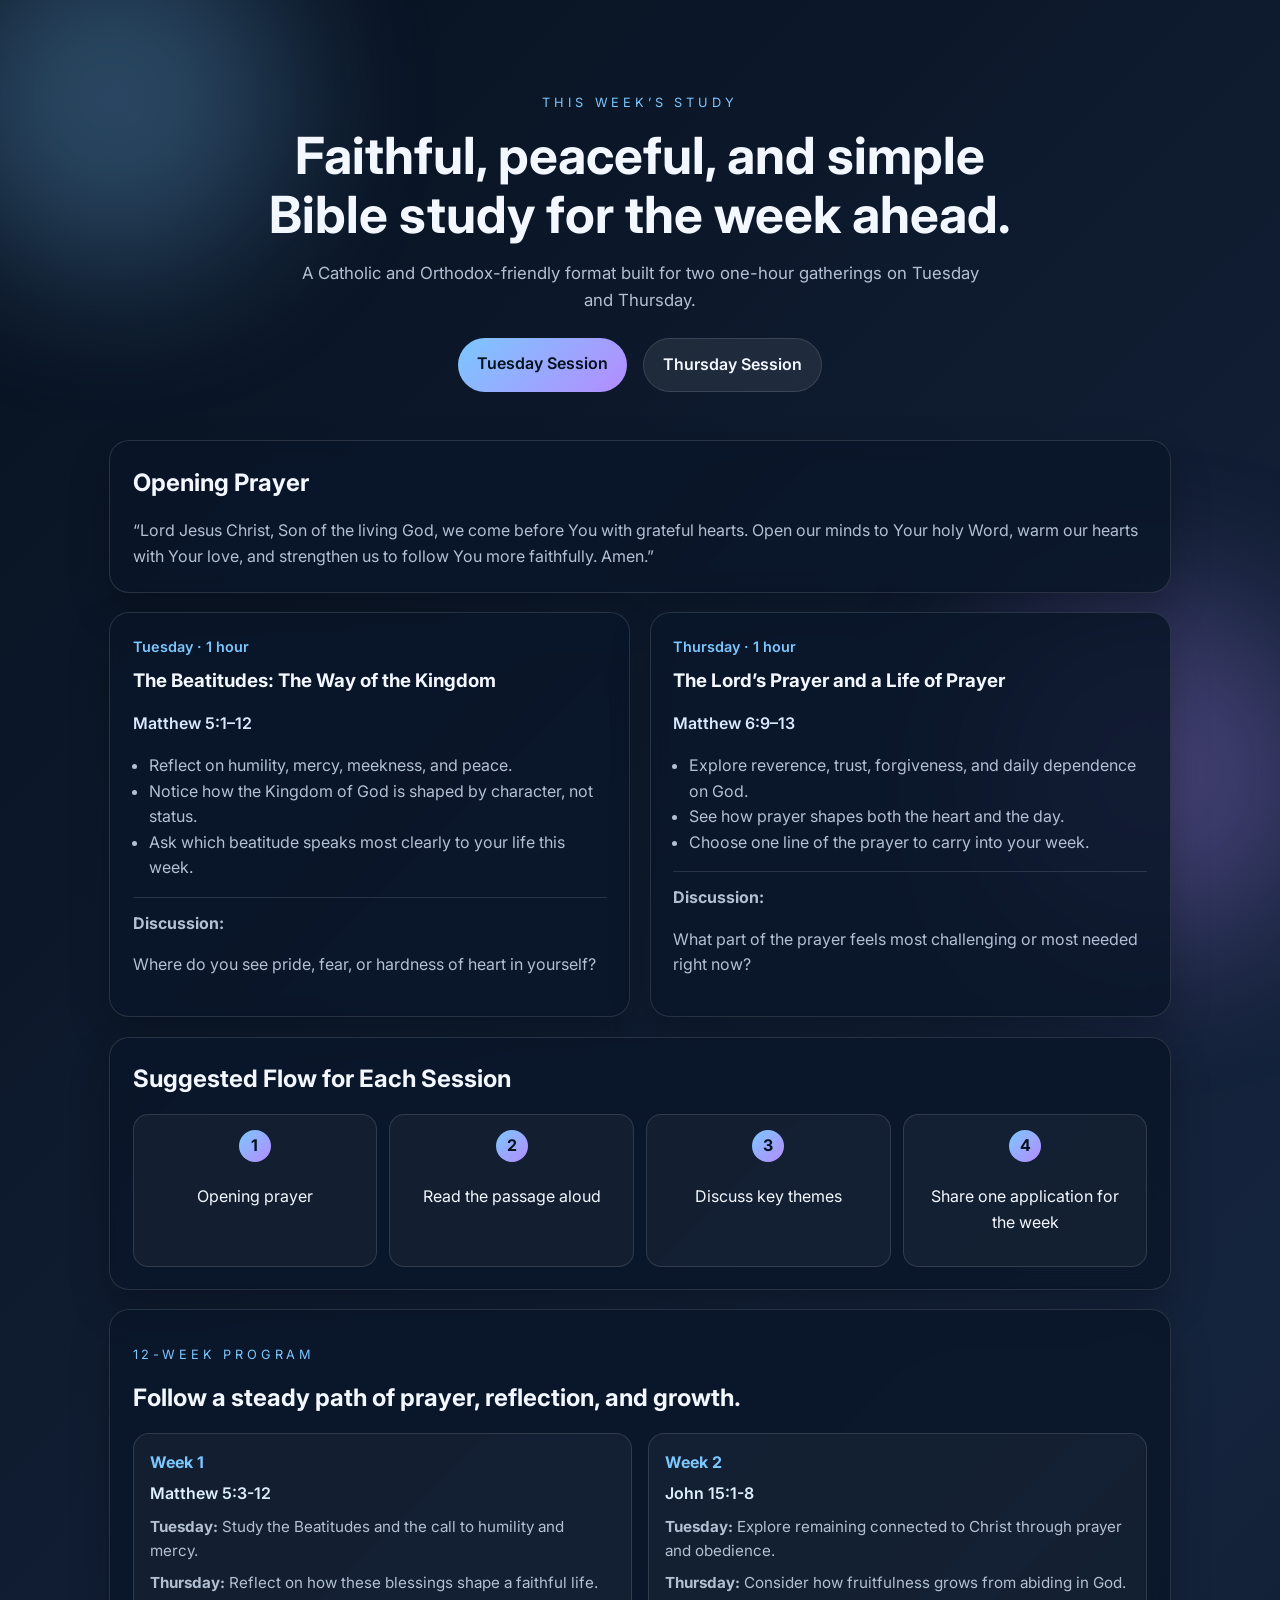
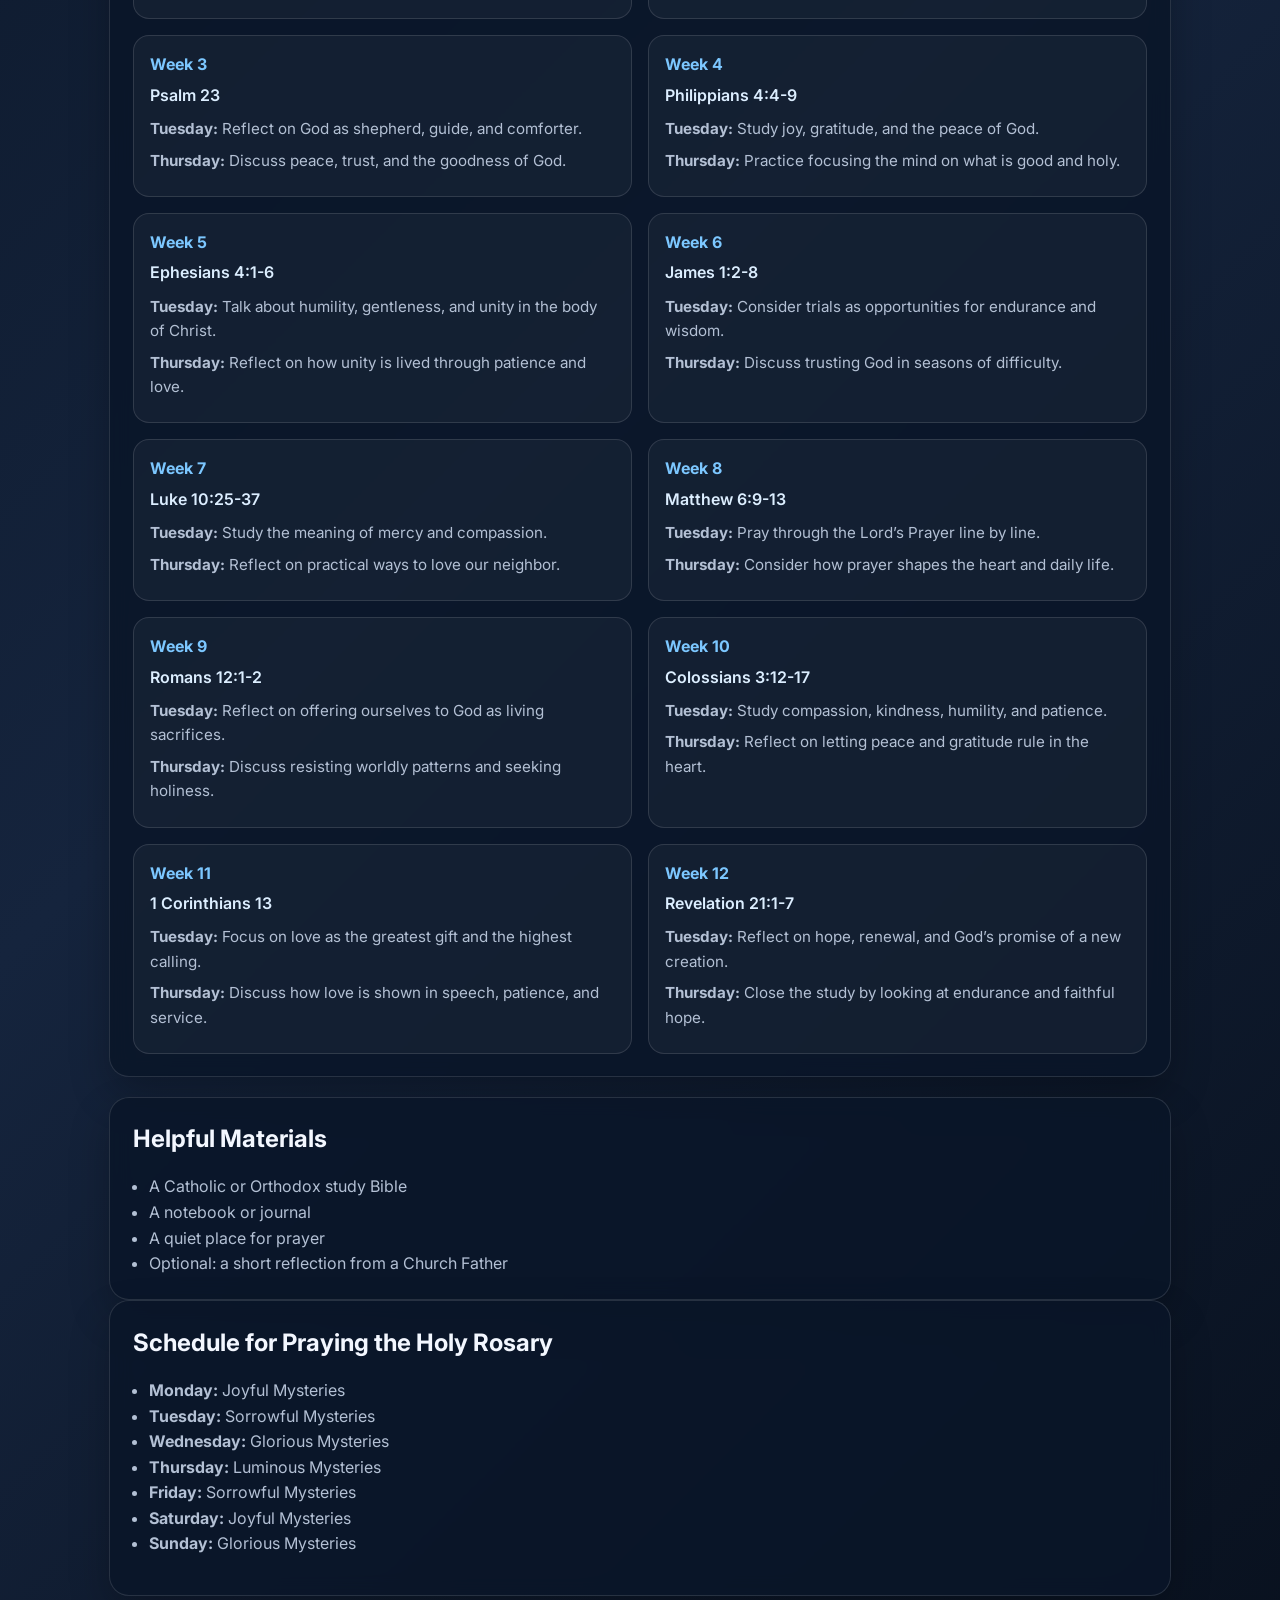
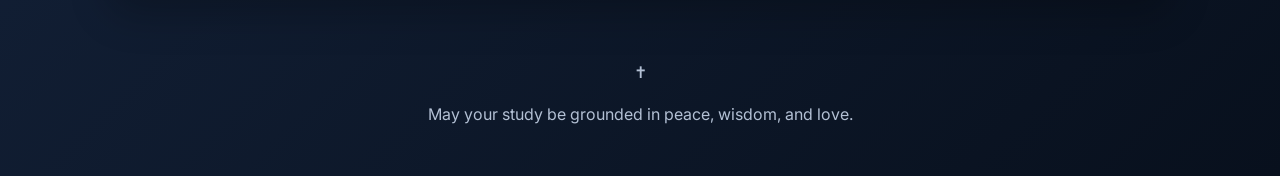
<file: index.html>
<!DOCTYPE html>
<html lang="en">
  <head>
    <meta charset="UTF-8" />
    <meta name="viewport" content="width=device-width, initial-scale=1.0" />
    <title>Weekly Bible Study</title>
    <meta
      name="description"
      content="A modern, peaceful Bible study plan for Tuesday and Thursday sessions."
    />
    <link rel="preconnect" href="https://fonts.googleapis.com" />
    <link rel="preconnect" href="https://fonts.gstatic.com" crossorigin />
    <link
      href="https://fonts.googleapis.com/css2?family=Inter:wght@400;500;600;700&display=swap"
      rel="stylesheet"
    />
    <link rel="stylesheet" href="style.css" />
  </head>
  <body>
    <div class="bg-glow glow-one"></div>
    <div class="bg-glow glow-two"></div>

    <header class="hero">
      <div class="hero__content">
        <p class="eyebrow">This Week’s Study</p>
        <h1>Faithful, peaceful, and simple Bible study for the week ahead.</h1>
        <p class="hero__text">
          A Catholic and Orthodox-friendly format built for two one-hour gatherings on
          Tuesday and Thursday.
        </p>
        <div class="hero__actions">
          <a href="#tuesday" class="button button--primary">Tuesday Session</a>
          <a href="#thursday" class="button button--secondary">Thursday Session</a>
        </div>
      </div>
    </header>

    <main class="container">
      <section class="card prayer-card">
        <h2>Opening Prayer</h2>
        <p>
          “Lord Jesus Christ, Son of the living God, we come before You with grateful
          hearts. Open our minds to Your holy Word, warm our hearts with Your love, and
          strengthen us to follow You more faithfully. Amen.”
        </p>
      </section>

      <section class="session-grid">
        <article class="card" id="tuesday">
          <div class="card__meta">Tuesday · 1 hour</div>
          <h3>The Beatitudes: The Way of the Kingdom</h3>
          <p class="card__scripture">Matthew 5:1–12</p>
          <ul>
            <li>Reflect on humility, mercy, meekness, and peace.</li>
            <li>Notice how the Kingdom of God is shaped by character, not status.</li>
            <li>Ask which beatitude speaks most clearly to your life this week.</li>
          </ul>
          <div class="card__questions">
            <strong>Discussion:</strong>
            <p>Where do you see pride, fear, or hardness of heart in yourself?</p>
          </div>
        </article>

        <article class="card" id="thursday">
          <div class="card__meta">Thursday · 1 hour</div>
          <h3>The Lord’s Prayer and a Life of Prayer</h3>
          <p class="card__scripture">Matthew 6:9–13</p>
          <ul>
            <li>Explore reverence, trust, forgiveness, and daily dependence on God.</li>
            <li>See how prayer shapes both the heart and the day.</li>
            <li>Choose one line of the prayer to carry into your week.</li>
          </ul>
          <div class="card__questions">
            <strong>Discussion:</strong>
            <p>What part of the prayer feels most challenging or most needed right now?</p>
          </div>
        </article>
      </section>

      <section class="card simple-structure">
        <h2>Suggested Flow for Each Session</h2>
        <div class="steps">
          <div class="step">
            <span>1</span>
            <p>Opening prayer</p>
          </div>
          <div class="step">
            <span>2</span>
            <p>Read the passage aloud</p>
          </div>
          <div class="step">
            <span>3</span>
            <p>Discuss key themes</p>
          </div>
          <div class="step">
            <span>4</span>
            <p>Share one application for the week</p>
          </div>
        </div>
      </section>

      <section class="card weeks-section">
        <div class="weeks-header">
          <p class="eyebrow">12-Week Program</p>
          <h2>Follow a steady path of prayer, reflection, and growth.</h2>
        </div>
        <div class="weeks-grid">
          <article class="week-card">
            <div class="week-number">Week 1</div>
            <div class="week-verse">Matthew 5:3-12</div>
            <div class="week-item"><strong>Tuesday:</strong> Study the Beatitudes and the call to humility and mercy.</div>
            <div class="week-item"><strong>Thursday:</strong> Reflect on how these blessings shape a faithful life.</div>
          </article>
          <article class="week-card">
            <div class="week-number">Week 2</div>
            <div class="week-verse">John 15:1-8</div>
            <div class="week-item"><strong>Tuesday:</strong> Explore remaining connected to Christ through prayer and obedience.</div>
            <div class="week-item"><strong>Thursday:</strong> Consider how fruitfulness grows from abiding in God.</div>
          </article>
          <article class="week-card">
            <div class="week-number">Week 3</div>
            <div class="week-verse">Psalm 23</div>
            <div class="week-item"><strong>Tuesday:</strong> Reflect on God as shepherd, guide, and comforter.</div>
            <div class="week-item"><strong>Thursday:</strong> Discuss peace, trust, and the goodness of God.</div>
          </article>
          <article class="week-card">
            <div class="week-number">Week 4</div>
            <div class="week-verse">Philippians 4:4-9</div>
            <div class="week-item"><strong>Tuesday:</strong> Study joy, gratitude, and the peace of God.</div>
            <div class="week-item"><strong>Thursday:</strong> Practice focusing the mind on what is good and holy.</div>
          </article>
          <article class="week-card">
            <div class="week-number">Week 5</div>
            <div class="week-verse">Ephesians 4:1-6</div>
            <div class="week-item"><strong>Tuesday:</strong> Talk about humility, gentleness, and unity in the body of Christ.</div>
            <div class="week-item"><strong>Thursday:</strong> Reflect on how unity is lived through patience and love.</div>
          </article>
          <article class="week-card">
            <div class="week-number">Week 6</div>
            <div class="week-verse">James 1:2-8</div>
            <div class="week-item"><strong>Tuesday:</strong> Consider trials as opportunities for endurance and wisdom.</div>
            <div class="week-item"><strong>Thursday:</strong> Discuss trusting God in seasons of difficulty.</div>
          </article>
          <article class="week-card">
            <div class="week-number">Week 7</div>
            <div class="week-verse">Luke 10:25-37</div>
            <div class="week-item"><strong>Tuesday:</strong> Study the meaning of mercy and compassion.</div>
            <div class="week-item"><strong>Thursday:</strong> Reflect on practical ways to love our neighbor.</div>
          </article>
          <article class="week-card">
            <div class="week-number">Week 8</div>
            <div class="week-verse">Matthew 6:9-13</div>
            <div class="week-item"><strong>Tuesday:</strong> Pray through the Lord’s Prayer line by line.</div>
            <div class="week-item"><strong>Thursday:</strong> Consider how prayer shapes the heart and daily life.</div>
          </article>
          <article class="week-card">
            <div class="week-number">Week 9</div>
            <div class="week-verse">Romans 12:1-2</div>
            <div class="week-item"><strong>Tuesday:</strong> Reflect on offering ourselves to God as living sacrifices.</div>
            <div class="week-item"><strong>Thursday:</strong> Discuss resisting worldly patterns and seeking holiness.</div>
          </article>
          <article class="week-card">
            <div class="week-number">Week 10</div>
            <div class="week-verse">Colossians 3:12-17</div>
            <div class="week-item"><strong>Tuesday:</strong> Study compassion, kindness, humility, and patience.</div>
            <div class="week-item"><strong>Thursday:</strong> Reflect on letting peace and gratitude rule in the heart.</div>
          </article>
          <article class="week-card">
            <div class="week-number">Week 11</div>
            <div class="week-verse">1 Corinthians 13</div>
            <div class="week-item"><strong>Tuesday:</strong> Focus on love as the greatest gift and the highest calling.</div>
            <div class="week-item"><strong>Thursday:</strong> Discuss how love is shown in speech, patience, and service.</div>
          </article>
          <article class="week-card">
            <div class="week-number">Week 12</div>
            <div class="week-verse">Revelation 21:1-7</div>
            <div class="week-item"><strong>Tuesday:</strong> Reflect on hope, renewal, and God’s promise of a new creation.</div>
            <div class="week-item"><strong>Thursday:</strong> Close the study by looking at endurance and faithful hope.</div>
          </article>
        </div>
      </section>

      <section class="card materials-card">
        <h2>Helpful Materials</h2>
        <ul>
          <li>A Catholic or Orthodox study Bible</li>
          <li>A notebook or journal</li>
          <li>A quiet place for prayer</li>
          <li>Optional: a short reflection from a Church Father</li>
        </ul>
      </section>

      <section class="card rosary-card">
        <h2>Schedule for Praying the Holy Rosary</h2>
        <ul>
          <li><strong>Monday:</strong> Joyful Mysteries</li>
          <li><strong>Tuesday:</strong> Sorrowful Mysteries</li>
          <li><strong>Wednesday:</strong> Glorious Mysteries</li>
          <li><strong>Thursday:</strong> Luminous Mysteries</li>
          <li><strong>Friday:</strong> Sorrowful Mysteries</li>
          <li><strong>Saturday:</strong> Joyful Mysteries</li>
          <li><strong>Sunday:</strong> Glorious Mysteries</li>
        </ul>
      </section>
    </main>

    <footer class="footer">
      <p>✝</p>
      <p>May your study be grounded in peace, wisdom, and love.</p>
    </footer>
  </body>
</html>
</file>
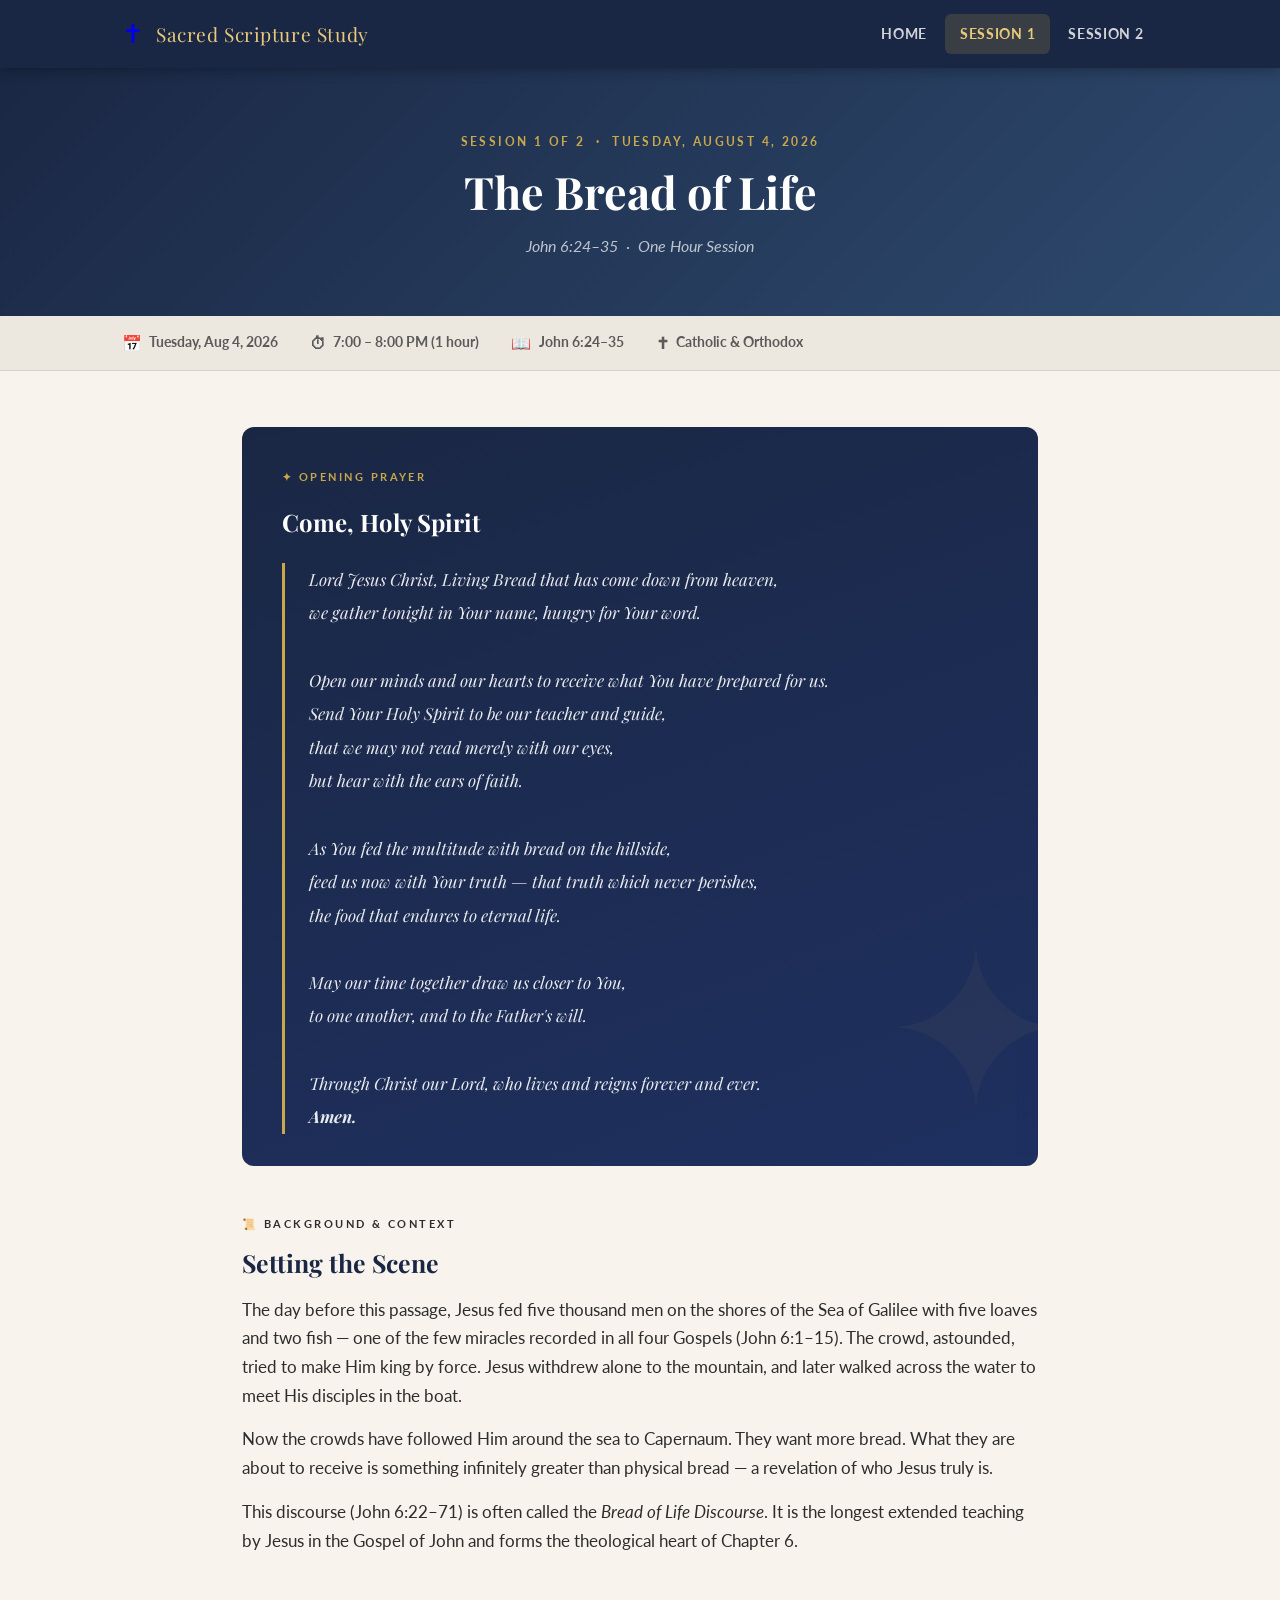
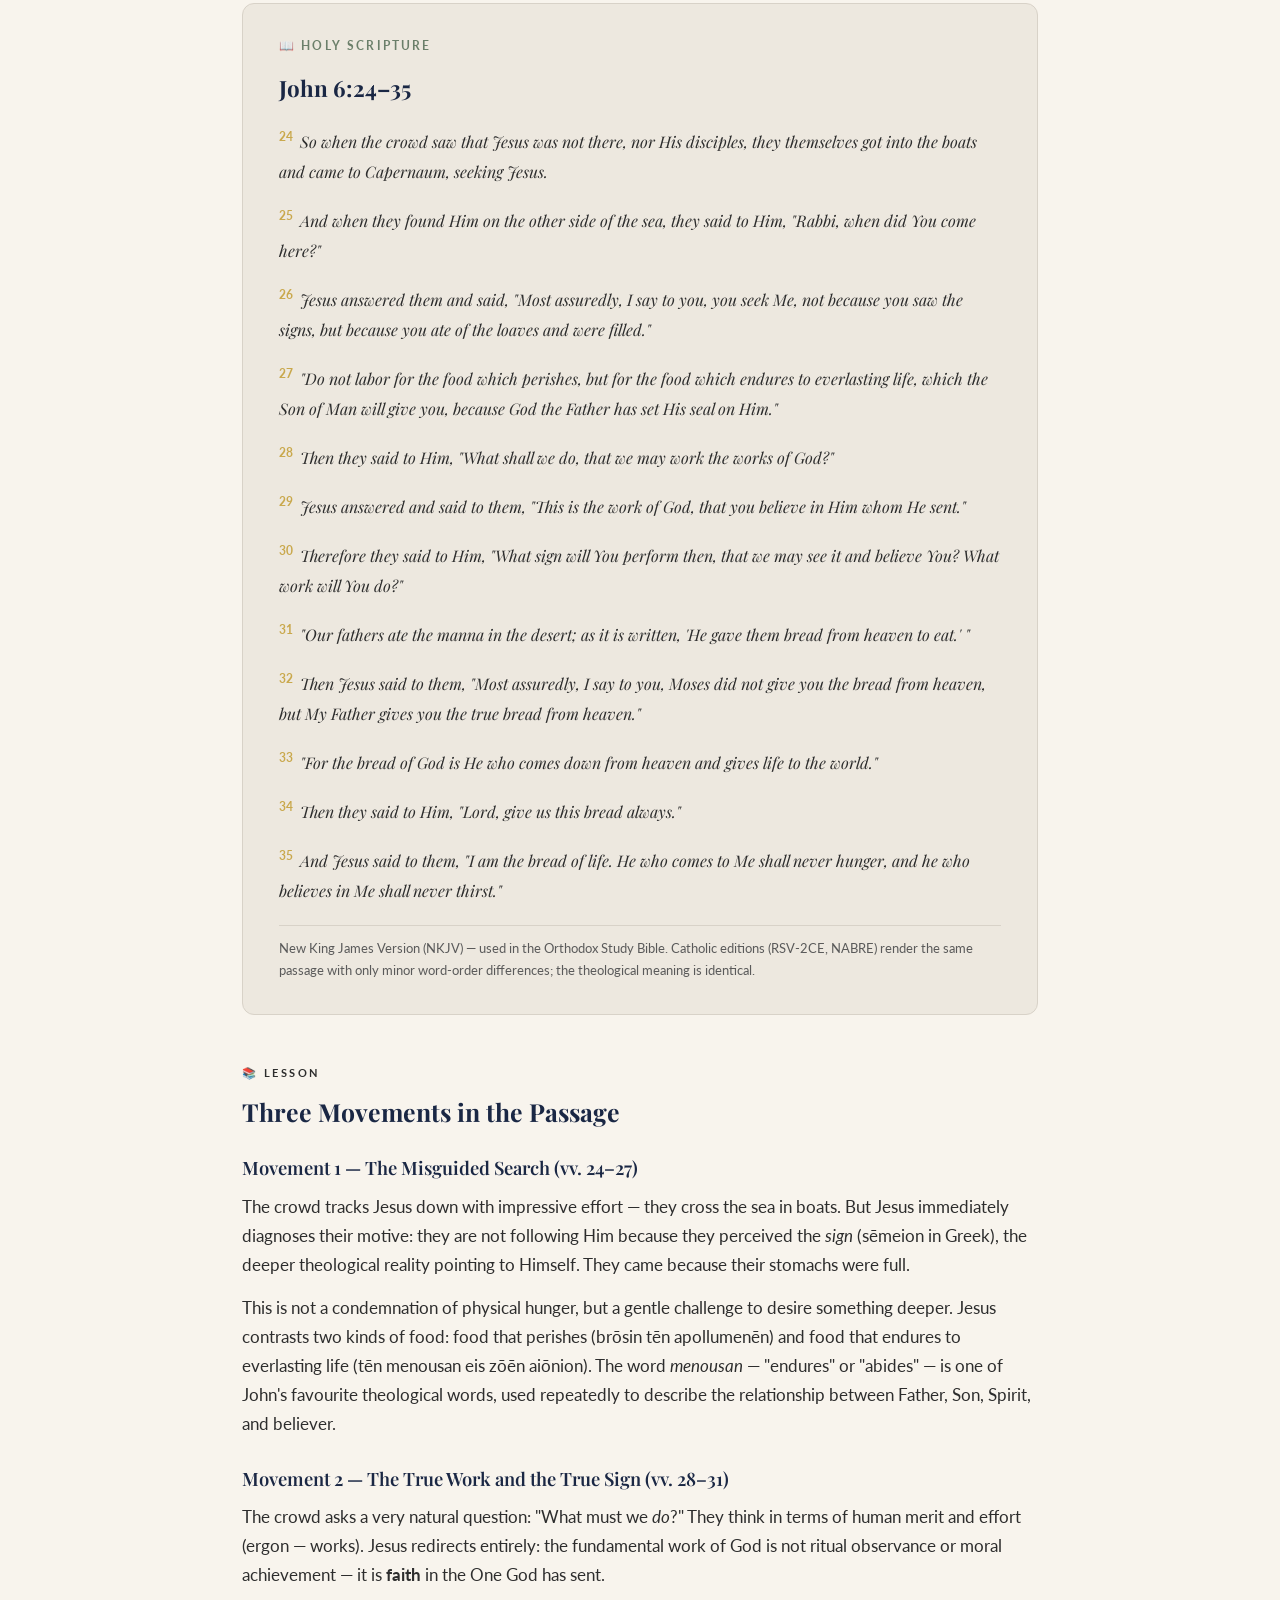
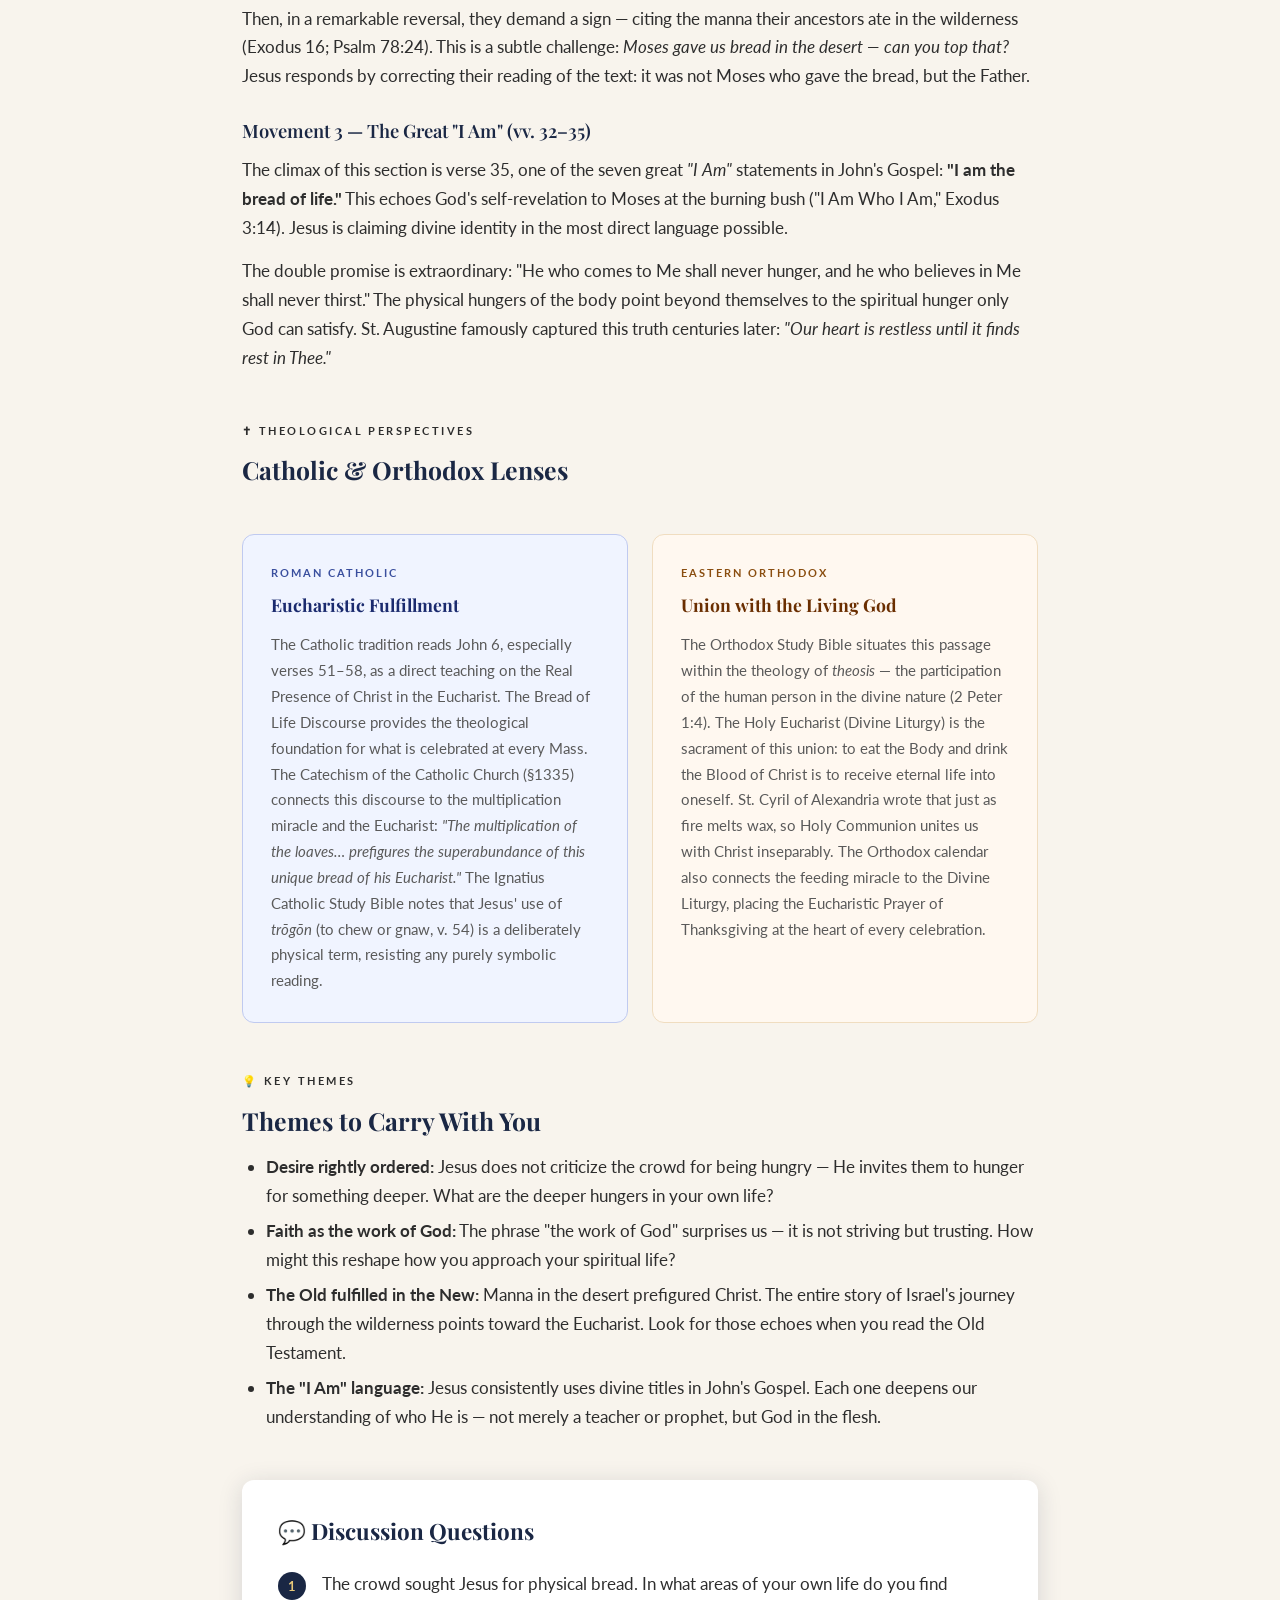
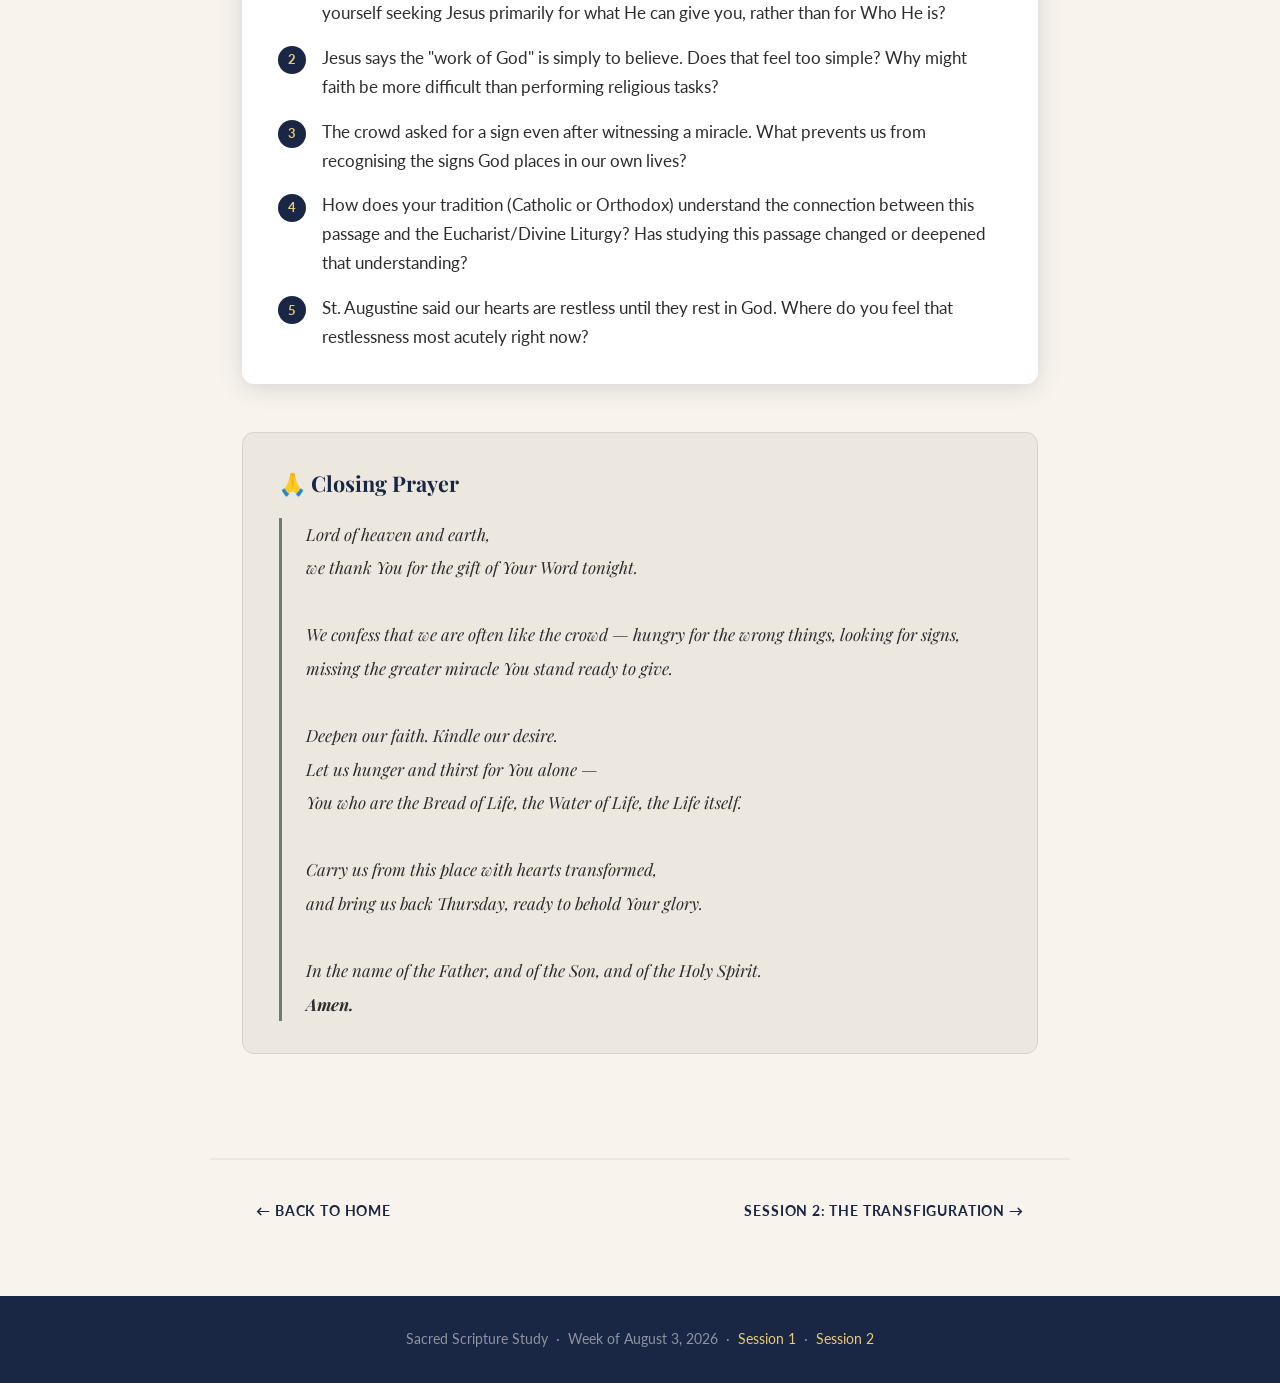
<file: session1.html>
<!DOCTYPE html>
<html lang="en">
<head>
  <meta charset="UTF-8" />
  <meta name="viewport" content="width=device-width, initial-scale=1.0" />
  <title>Session 1 — The Bread of Life | Bible Study</title>
  <meta name="description" content="Tuesday August 4 Bible study session exploring John 6:24-35 — The Bread of Life." />
  <link rel="stylesheet" href="styles.css" />
</head>
<body>

  <!-- ── Site Header ─────────────────────────────────────── -->
  <header class="site-header">
    <div class="header-inner">
      <a href="index.html" class="logo">
        <span class="logo-icon">✝</span>
        <span class="logo-text">Sacred Scripture Study</span>
      </a>
      <nav>
        <a href="index.html">Home</a>
        <a href="session1.html" class="active">Session 1</a>
        <a href="session2.html">Session 2</a>
      </nav>
    </div>
  </header>

  <!-- ── Session Hero ────────────────────────────────────── -->
  <section class="session-hero">
    <p class="eyebrow">Session 1 of 2 &nbsp;·&nbsp; Tuesday, August 4, 2026</p>
    <h1>The Bread of Life</h1>
    <p class="session-ref">John 6:24–35 &nbsp;·&nbsp; One Hour Session</p>
  </section>

  <!-- ── Meta Bar ────────────────────────────────────────── -->
  <div class="session-meta-bar">
    <div class="inner">
      <span class="meta-item"><span class="icon">📅</span> Tuesday, Aug 4, 2026</span>
      <span class="meta-item"><span class="icon">⏱</span> 7:00 – 8:00 PM (1 hour)</span>
      <span class="meta-item"><span class="icon">📖</span> John 6:24–35</span>
      <span class="meta-item"><span class="icon">✝</span> Catholic &amp; Orthodox</span>
    </div>
  </div>

  <!-- ── Article ─────────────────────────────────────────── -->
  <article class="article">

    <!-- Opening Prayer -->
    <div class="prayer-box">
      <p class="prayer-label">✦ Opening Prayer</p>
      <h2>Come, Holy Spirit</h2>
      <div class="prayer-text">
        Lord Jesus Christ, Living Bread that has come down from heaven,<br>
        we gather tonight in Your name, hungry for Your word.<br><br>
        Open our minds and our hearts to receive what You have prepared for us.<br>
        Send Your Holy Spirit to be our teacher and guide,<br>
        that we may not read merely with our eyes,<br>
        but hear with the ears of faith.<br><br>
        As You fed the multitude with bread on the hillside,<br>
        feed us now with Your truth — that truth which never perishes,<br>
        the food that endures to eternal life.<br><br>
        May our time together draw us closer to You,<br>
        to one another, and to the Father's will.<br><br>
        Through Christ our Lord, who lives and reigns forever and ever.<br>
        <strong>Amen.</strong>
      </div>
    </div>

    <!-- Context -->
    <div class="block">
      <p class="block-label">📜 Background &amp; Context</p>
      <h2>Setting the Scene</h2>
      <p>
        The day before this passage, Jesus fed five thousand men on the shores of
        the Sea of Galilee with five loaves and two fish — one of the few miracles
        recorded in all four Gospels (John 6:1–15). The crowd, astounded, tried to
        make Him king by force. Jesus withdrew alone to the mountain, and later
        walked across the water to meet His disciples in the boat.
      </p>
      <p>
        Now the crowds have followed Him around the sea to Capernaum. They want
        more bread. What they are about to receive is something infinitely greater
        than physical bread — a revelation of who Jesus truly is.
      </p>
      <p>
        This discourse (John 6:22–71) is often called the <em>Bread of Life
        Discourse</em>. It is the longest extended teaching by Jesus in the Gospel
        of John and forms the theological heart of Chapter 6.
      </p>
    </div>

    <!-- Scripture -->
    <div class="scripture-box">
      <p class="verse-ref">📖 Holy Scripture</p>
      <h2>John 6:24–35</h2>

      <div class="verse-block">
        <span class="verse-num">24</span>
        <span class="verse-text">So when the crowd saw that Jesus was not there, nor His disciples, they themselves got into the boats and came to Capernaum, seeking Jesus.</span>
      </div>
      <div class="verse-block">
        <span class="verse-num">25</span>
        <span class="verse-text">And when they found Him on the other side of the sea, they said to Him, "Rabbi, when did You come here?"</span>
      </div>
      <div class="verse-block">
        <span class="verse-num">26</span>
        <span class="verse-text">Jesus answered them and said, "Most assuredly, I say to you, you seek Me, not because you saw the signs, but because you ate of the loaves and were filled."</span>
      </div>
      <div class="verse-block">
        <span class="verse-num">27</span>
        <span class="verse-text">"Do not labor for the food which perishes, but for the food which endures to everlasting life, which the Son of Man will give you, because God the Father has set His seal on Him."</span>
      </div>
      <div class="verse-block">
        <span class="verse-num">28</span>
        <span class="verse-text">Then they said to Him, "What shall we do, that we may work the works of God?"</span>
      </div>
      <div class="verse-block">
        <span class="verse-num">29</span>
        <span class="verse-text">Jesus answered and said to them, "This is the work of God, that you believe in Him whom He sent."</span>
      </div>
      <div class="verse-block">
        <span class="verse-num">30</span>
        <span class="verse-text">Therefore they said to Him, "What sign will You perform then, that we may see it and believe You? What work will You do?"</span>
      </div>
      <div class="verse-block">
        <span class="verse-num">31</span>
        <span class="verse-text">"Our fathers ate the manna in the desert; as it is written, 'He gave them bread from heaven to eat.' "</span>
      </div>
      <div class="verse-block">
        <span class="verse-num">32</span>
        <span class="verse-text">Then Jesus said to them, "Most assuredly, I say to you, Moses did not give you the bread from heaven, but My Father gives you the true bread from heaven."</span>
      </div>
      <div class="verse-block">
        <span class="verse-num">33</span>
        <span class="verse-text">"For the bread of God is He who comes down from heaven and gives life to the world."</span>
      </div>
      <div class="verse-block">
        <span class="verse-num">34</span>
        <span class="verse-text">Then they said to Him, "Lord, give us this bread always."</span>
      </div>
      <div class="verse-block">
        <span class="verse-num">35</span>
        <span class="verse-text">And Jesus said to them, "I am the bread of life. He who comes to Me shall never hunger, and he who believes in Me shall never thirst."</span>
      </div>

      <p class="translation-note">
        New King James Version (NKJV) — used in the Orthodox Study Bible.
        Catholic editions (RSV-2CE, NABRE) render the same passage with only minor
        word-order differences; the theological meaning is identical.
      </p>
    </div>

    <!-- Main Lesson -->
    <div class="block">
      <p class="block-label">📚 Lesson</p>
      <h2>Three Movements in the Passage</h2>

      <h3>Movement 1 — The Misguided Search (vv. 24–27)</h3>
      <p>
        The crowd tracks Jesus down with impressive effort — they cross the sea in
        boats. But Jesus immediately diagnoses their motive: they are not following
        Him because they perceived the <em>sign</em> (sēmeion in Greek), the deeper
        theological reality pointing to Himself. They came because their stomachs
        were full.
      </p>
      <p>
        This is not a condemnation of physical hunger, but a gentle challenge to
        desire something deeper. Jesus contrasts two kinds of food: food that
        perishes (brōsin tēn apollumenēn) and food that endures to everlasting life
        (tēn menousan eis zōēn aiōnion). The word <em>menousan</em> — "endures" or
        "abides" — is one of John's favourite theological words, used repeatedly
        to describe the relationship between Father, Son, Spirit, and believer.
      </p>

      <h3>Movement 2 — The True Work and the True Sign (vv. 28–31)</h3>
      <p>
        The crowd asks a very natural question: "What must we <em>do</em>?" They
        think in terms of human merit and effort (ergon — works). Jesus redirects
        entirely: the fundamental work of God is not ritual observance or moral
        achievement — it is <strong>faith</strong> in the One God has sent.
      </p>
      <p>
        Then, in a remarkable reversal, they demand a sign — citing the manna their
        ancestors ate in the wilderness (Exodus 16; Psalm 78:24). This is a subtle
        challenge: <em>Moses gave us bread in the desert — can you top that?</em>
        Jesus responds by correcting their reading of the text: it was not Moses who
        gave the bread, but the Father.
      </p>

      <h3>Movement 3 — The Great "I Am" (vv. 32–35)</h3>
      <p>
        The climax of this section is verse 35, one of the seven great <em>"I Am"
        </em> statements in John's Gospel: <strong>"I am the bread of life."</strong>
        This echoes God's self-revelation to Moses at the burning bush ("I Am Who
        I Am," Exodus 3:14). Jesus is claiming divine identity in the most direct
        language possible.
      </p>
      <p>
        The double promise is extraordinary: "He who comes to Me shall never hunger,
        and he who believes in Me shall never thirst." The physical hungers of the
        body point beyond themselves to the spiritual hunger only God can satisfy.
        St. Augustine famously captured this truth centuries later: <em>"Our heart
        is restless until it finds rest in Thee."</em>
      </p>
    </div>

    <!-- Tradition Panels -->
    <div class="block">
      <p class="block-label">✝ Theological Perspectives</p>
      <h2>Catholic &amp; Orthodox Lenses</h2>
    </div>

    <div class="tradition-grid">
      <div class="tradition-panel catholic">
        <p class="trad-label">Roman Catholic</p>
        <h3>Eucharistic Fulfillment</h3>
        <p>
          The Catholic tradition reads John 6, especially verses 51–58, as a direct
          teaching on the Real Presence of Christ in the Eucharist. The Bread of Life
          Discourse provides the theological foundation for what is celebrated at every
          Mass. The Catechism of the Catholic Church (§1335) connects this discourse to
          the multiplication miracle and the Eucharist: <em>"The multiplication of the
          loaves… prefigures the superabundance of this unique bread of his Eucharist."</em>
          The Ignatius Catholic Study Bible notes that Jesus' use of <em>trōgōn</em>
          (to chew or gnaw, v. 54) is a deliberately physical term, resisting any purely
          symbolic reading.
        </p>
      </div>
      <div class="tradition-panel orthodox">
        <p class="trad-label">Eastern Orthodox</p>
        <h3>Union with the Living God</h3>
        <p>
          The Orthodox Study Bible situates this passage within the theology of
          <em>theosis</em> — the participation of the human person in the divine nature
          (2 Peter 1:4). The Holy Eucharist (Divine Liturgy) is the sacrament of this
          union: to eat the Body and drink the Blood of Christ is to receive eternal
          life into oneself. St. Cyril of Alexandria wrote that just as fire melts wax,
          so Holy Communion unites us with Christ inseparably. The Orthodox calendar
          also connects the feeding miracle to the Divine Liturgy, placing the Eucharistic
          Prayer of Thanksgiving at the heart of every celebration.
        </p>
      </div>
    </div>

    <!-- Key Themes -->
    <div class="block">
      <p class="block-label">💡 Key Themes</p>
      <h2>Themes to Carry With You</h2>
      <ul>
        <li><strong>Desire rightly ordered:</strong> Jesus does not criticize the crowd for being hungry — He invites them to hunger for something deeper. What are the deeper hungers in your own life?</li>
        <li><strong>Faith as the work of God:</strong> The phrase "the work of God" surprises us — it is not striving but trusting. How might this reshape how you approach your spiritual life?</li>
        <li><strong>The Old fulfilled in the New:</strong> Manna in the desert prefigured Christ. The entire story of Israel's journey through the wilderness points toward the Eucharist. Look for those echoes when you read the Old Testament.</li>
        <li><strong>The "I Am" language:</strong> Jesus consistently uses divine titles in John's Gospel. Each one deepens our understanding of who He is — not merely a teacher or prophet, but God in the flesh.</li>
      </ul>
    </div>

    <!-- Discussion Questions -->
    <div class="questions-box">
      <h2>💬 Discussion Questions</h2>
      <ol class="question-list">
        <li>The crowd sought Jesus for physical bread. In what areas of your own life do you find yourself seeking Jesus primarily for what He can give you, rather than for Who He is?</li>
        <li>Jesus says the "work of God" is simply to believe. Does that feel too simple? Why might faith be more difficult than performing religious tasks?</li>
        <li>The crowd asked for a sign even after witnessing a miracle. What prevents us from recognising the signs God places in our own lives?</li>
        <li>How does your tradition (Catholic or Orthodox) understand the connection between this passage and the Eucharist/Divine Liturgy? Has studying this passage changed or deepened that understanding?</li>
        <li>St. Augustine said our hearts are restless until they rest in God. Where do you feel that restlessness most acutely right now?</li>
      </ol>
    </div>

    <!-- Closing Prayer -->
    <div class="closing-prayer">
      <h2>🙏 Closing Prayer</h2>
      <div class="prayer-text">
        Lord of heaven and earth,<br>
        we thank You for the gift of Your Word tonight.<br><br>
        We confess that we are often like the crowd — hungry for the wrong things,
        looking for signs, missing the greater miracle You stand ready to give.<br><br>
        Deepen our faith. Kindle our desire.<br>
        Let us hunger and thirst for You alone —<br>
        You who are the Bread of Life, the Water of Life, the Life itself.<br><br>
        Carry us from this place with hearts transformed,<br>
        and bring us back Thursday, ready to behold Your glory.<br><br>
        In the name of the Father, and of the Son, and of the Holy Spirit.<br>
        <strong>Amen.</strong>
      </div>
    </div>

  </article>

  <!-- ── Session Navigation ───────────────────────────────── -->
  <nav class="session-nav">
    <a href="index.html">← Back to Home</a>
    <a href="session2.html">Session 2: The Transfiguration →</a>
  </nav>

  <!-- ── Footer ─────────────────────────────────────────── -->
  <footer class="site-footer">
    <p>Sacred Scripture Study &nbsp;·&nbsp; Week of August 3, 2026 &nbsp;·&nbsp;
      <a href="session1.html">Session 1</a> &nbsp;·&nbsp;
      <a href="session2.html">Session 2</a>
    </p>
  </footer>

</body>
</html>
</file>
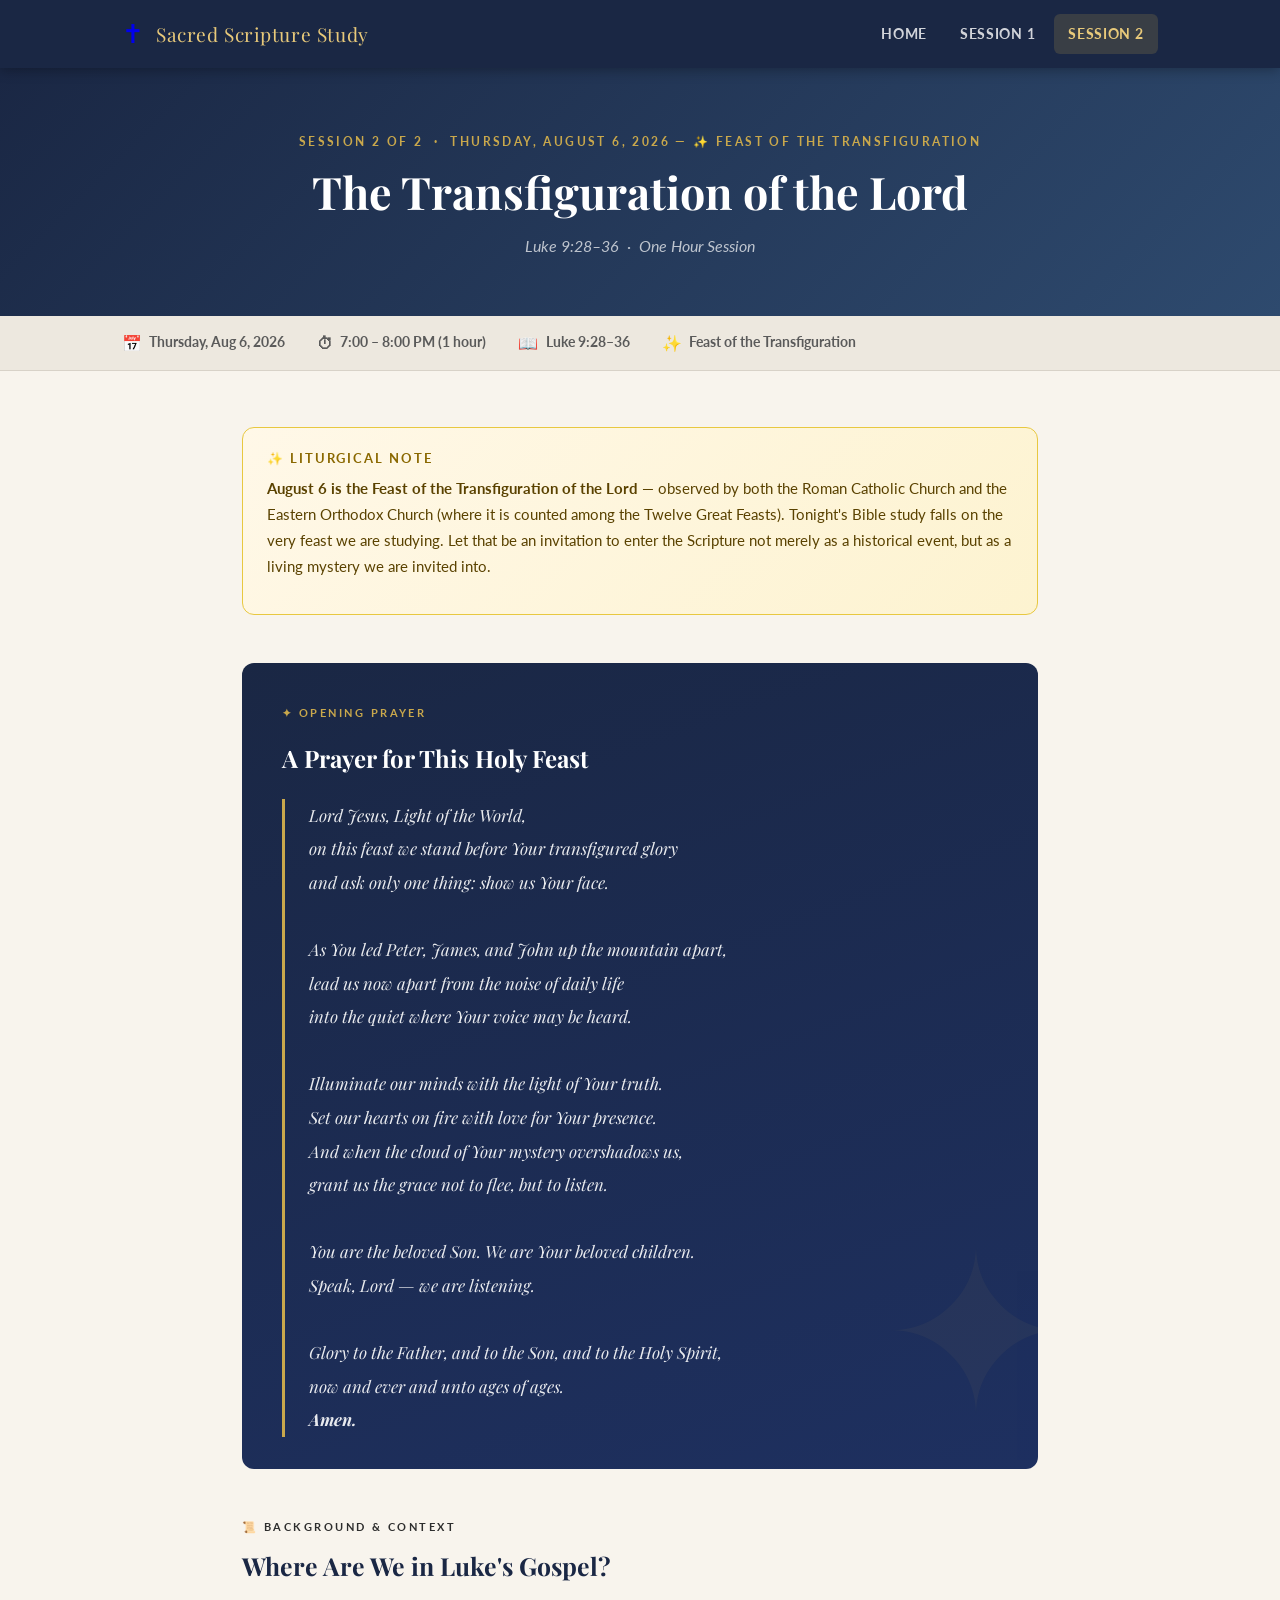
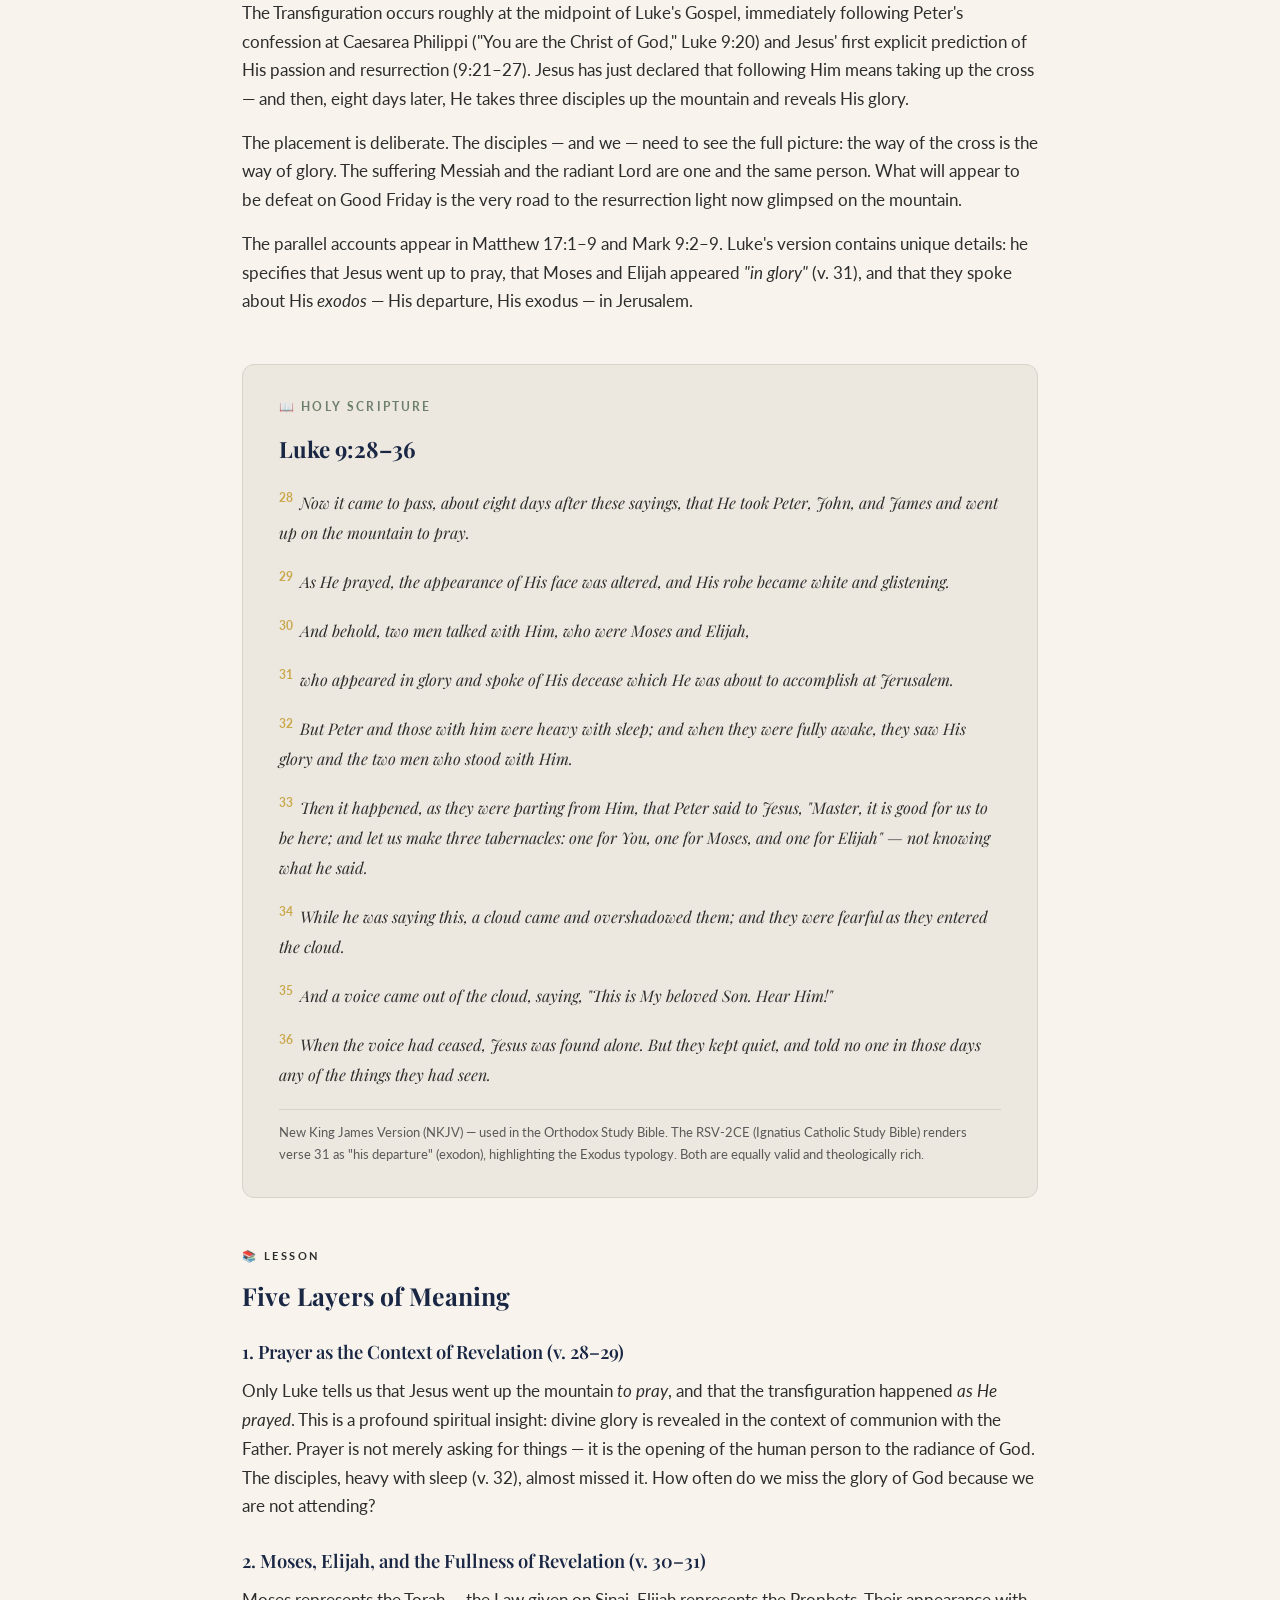
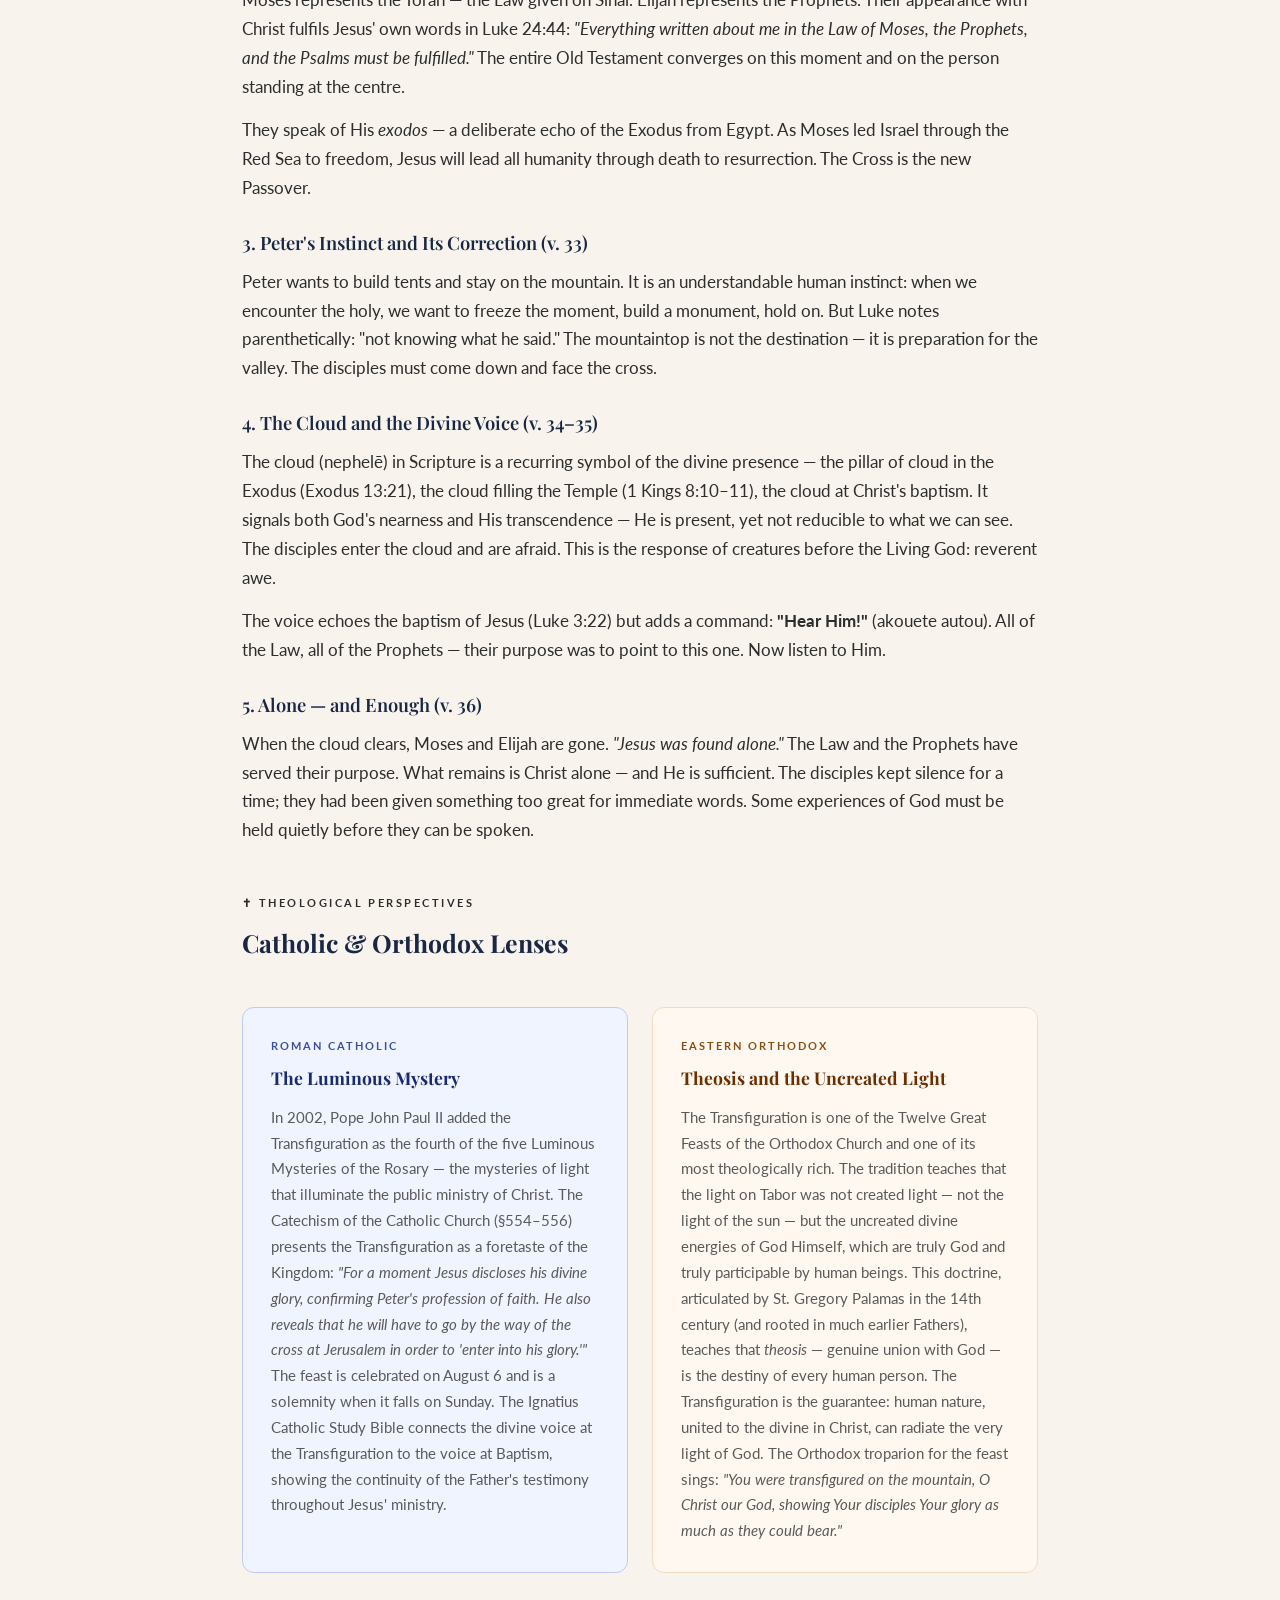
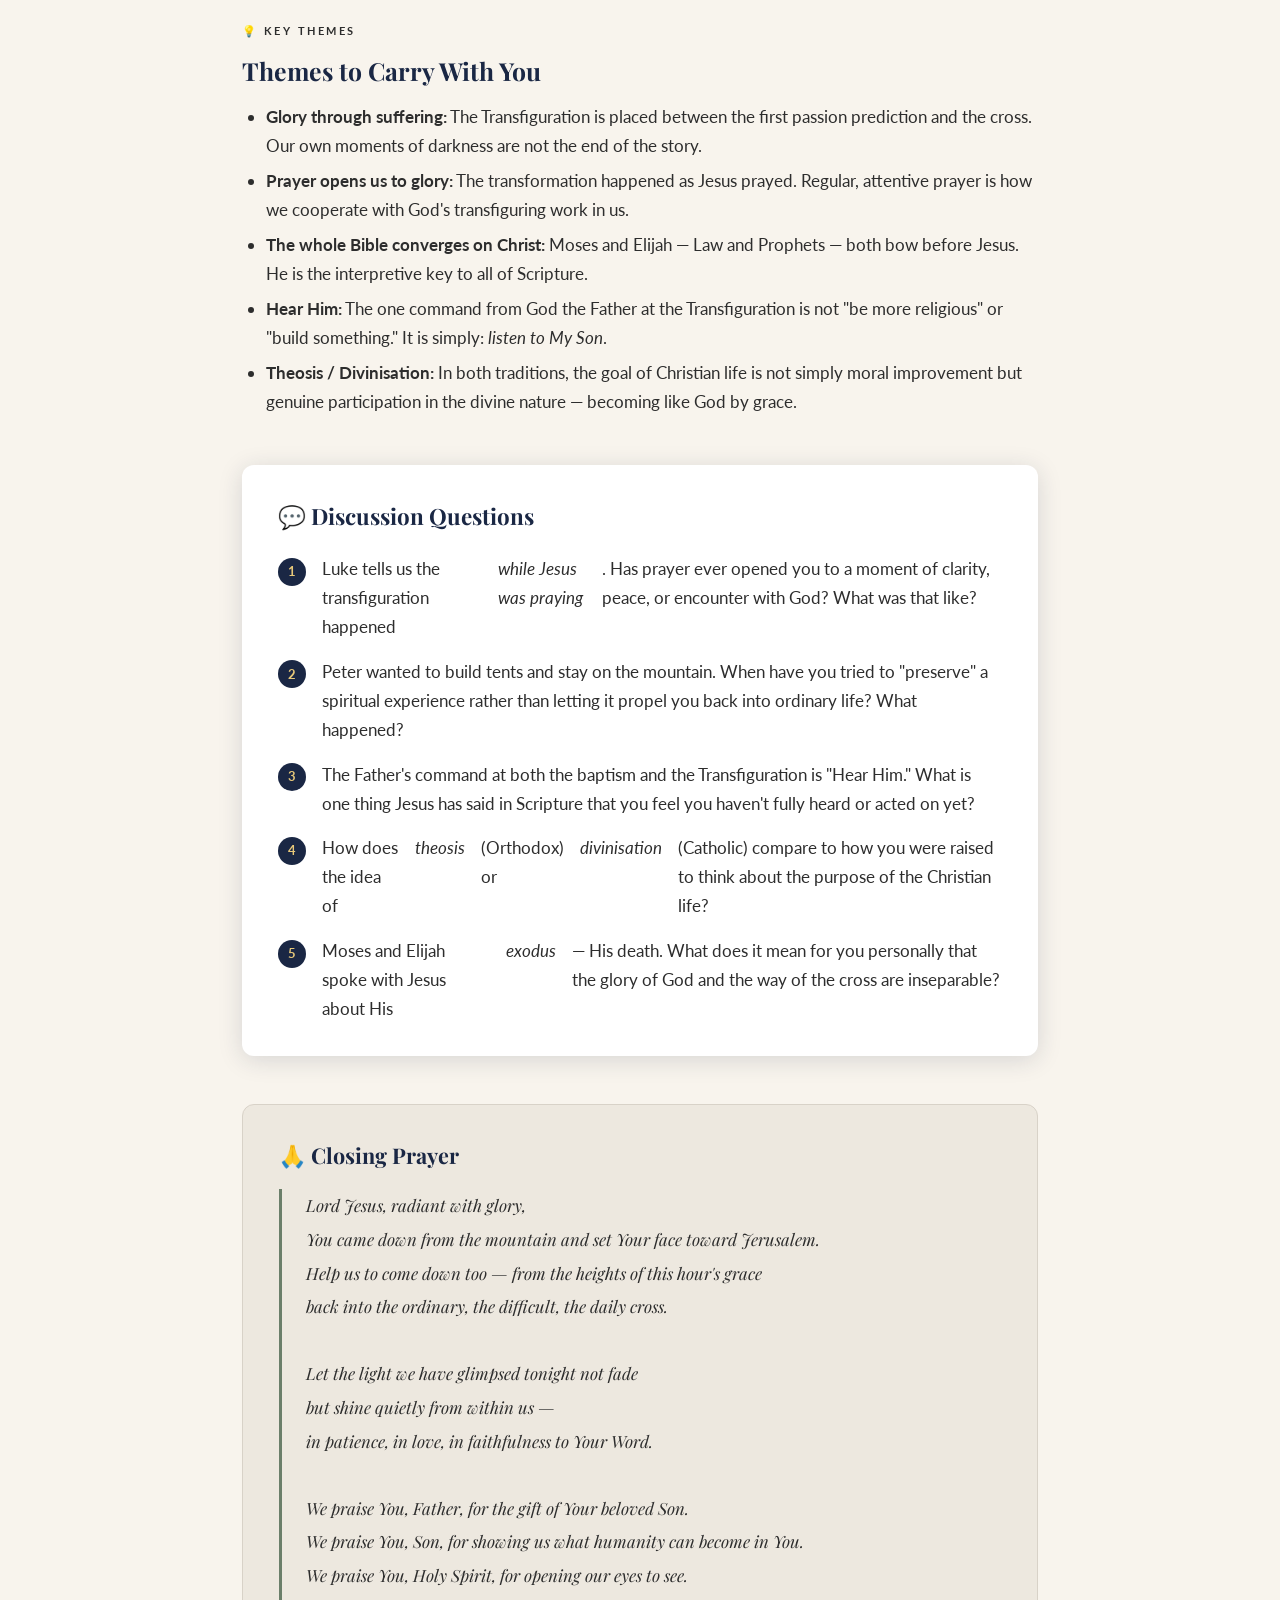
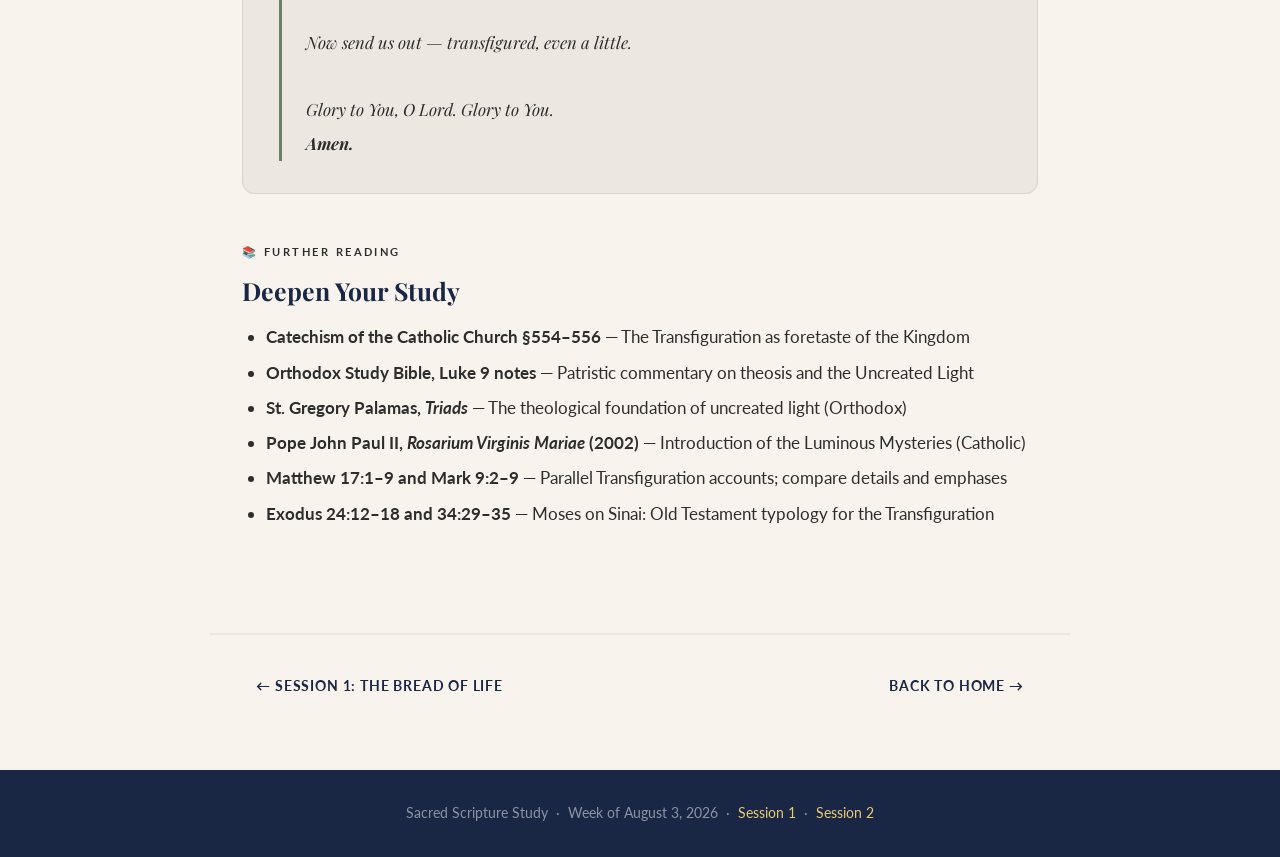
<file: session2.html>
<!DOCTYPE html>
<html lang="en">
<head>
  <meta charset="UTF-8" />
  <meta name="viewport" content="width=device-width, initial-scale=1.0" />
  <title>Session 2 — The Transfiguration | Bible Study</title>
  <meta name="description" content="Thursday August 6 Bible study — Feast of the Transfiguration, Luke 9:28-36." />
  <link rel="stylesheet" href="styles.css" />
</head>
<body>

  <!-- ── Site Header ─────────────────────────────────────── -->
  <header class="site-header">
    <div class="header-inner">
      <a href="index.html" class="logo">
        <span class="logo-icon">✝</span>
        <span class="logo-text">Sacred Scripture Study</span>
      </a>
      <nav>
        <a href="index.html">Home</a>
        <a href="session1.html">Session 1</a>
        <a href="session2.html" class="active">Session 2</a>
      </nav>
    </div>
  </header>

  <!-- ── Session Hero ────────────────────────────────────── -->
  <section class="session-hero">
    <p class="eyebrow">Session 2 of 2 &nbsp;·&nbsp; Thursday, August 6, 2026 — ✨ Feast of the Transfiguration</p>
    <h1>The Transfiguration of the Lord</h1>
    <p class="session-ref">Luke 9:28–36 &nbsp;·&nbsp; One Hour Session</p>
  </section>

  <!-- ── Meta Bar ────────────────────────────────────────── -->
  <div class="session-meta-bar">
    <div class="inner">
      <span class="meta-item"><span class="icon">📅</span> Thursday, Aug 6, 2026</span>
      <span class="meta-item"><span class="icon">⏱</span> 7:00 – 8:00 PM (1 hour)</span>
      <span class="meta-item"><span class="icon">📖</span> Luke 9:28–36</span>
      <span class="meta-item"><span class="icon">✨</span> Feast of the Transfiguration</span>
    </div>
  </div>

  <!-- ── Article ─────────────────────────────────────────── -->
  <article class="article">

    <!-- Feast Day Note -->
    <div class="block">
      <div style="background:linear-gradient(135deg,#fff8e8,#fdf3d0);border:1px solid #e8c840;border-radius:12px;padding:1.25rem 1.5rem;margin-bottom:2rem;">
        <p style="font-size:.8rem;font-weight:700;letter-spacing:.15em;text-transform:uppercase;color:#8a6800;margin-bottom:.4rem;">✨ Liturgical Note</p>
        <p style="font-size:.95rem;color:#5a4200;line-height:1.7;">
          <strong>August 6 is the Feast of the Transfiguration of the Lord</strong> — observed by
          both the Roman Catholic Church and the Eastern Orthodox Church (where it is counted among
          the Twelve Great Feasts). Tonight's Bible study falls on the very feast we are studying.
          Let that be an invitation to enter the Scripture not merely as a historical event, but as
          a living mystery we are invited into.
        </p>
      </div>
    </div>

    <!-- Opening Prayer -->
    <div class="prayer-box">
      <p class="prayer-label">✦ Opening Prayer</p>
      <h2>A Prayer for This Holy Feast</h2>
      <div class="prayer-text">
        Lord Jesus, Light of the World,<br>
        on this feast we stand before Your transfigured glory<br>
        and ask only one thing: show us Your face.<br><br>
        As You led Peter, James, and John up the mountain apart,<br>
        lead us now apart from the noise of daily life<br>
        into the quiet where Your voice may be heard.<br><br>
        Illuminate our minds with the light of Your truth.<br>
        Set our hearts on fire with love for Your presence.<br>
        And when the cloud of Your mystery overshadows us,<br>
        grant us the grace not to flee, but to listen.<br><br>
        You are the beloved Son. We are Your beloved children.<br>
        Speak, Lord — we are listening.<br><br>
        Glory to the Father, and to the Son, and to the Holy Spirit,<br>
        now and ever and unto ages of ages.<br>
        <strong>Amen.</strong>
      </div>
    </div>

    <!-- Context -->
    <div class="block">
      <p class="block-label">📜 Background &amp; Context</p>
      <h2>Where Are We in Luke's Gospel?</h2>
      <p>
        The Transfiguration occurs roughly at the midpoint of Luke's Gospel,
        immediately following Peter's confession at Caesarea Philippi ("You are the
        Christ of God," Luke 9:20) and Jesus' first explicit prediction of His
        passion and resurrection (9:21–27). Jesus has just declared that following
        Him means taking up the cross — and then, eight days later, He takes three
        disciples up the mountain and reveals His glory.
      </p>
      <p>
        The placement is deliberate. The disciples — and we — need to see the full
        picture: the way of the cross is the way of glory. The suffering Messiah and
        the radiant Lord are one and the same person. What will appear to be defeat
        on Good Friday is the very road to the resurrection light now glimpsed on
        the mountain.
      </p>
      <p>
        The parallel accounts appear in Matthew 17:1–9 and Mark 9:2–9. Luke's
        version contains unique details: he specifies that Jesus went up to pray,
        that Moses and Elijah appeared <em>"in glory"</em> (v. 31), and that they
        spoke about His <em>exodos</em> — His departure, His exodus — in Jerusalem.
      </p>
    </div>

    <!-- Scripture -->
    <div class="scripture-box">
      <p class="verse-ref">📖 Holy Scripture</p>
      <h2>Luke 9:28–36</h2>

      <div class="verse-block">
        <span class="verse-num">28</span>
        <span class="verse-text">Now it came to pass, about eight days after these sayings, that He took Peter, John, and James and went up on the mountain to pray.</span>
      </div>
      <div class="verse-block">
        <span class="verse-num">29</span>
        <span class="verse-text">As He prayed, the appearance of His face was altered, and His robe became white and glistening.</span>
      </div>
      <div class="verse-block">
        <span class="verse-num">30</span>
        <span class="verse-text">And behold, two men talked with Him, who were Moses and Elijah,</span>
      </div>
      <div class="verse-block">
        <span class="verse-num">31</span>
        <span class="verse-text">who appeared in glory and spoke of His decease which He was about to accomplish at Jerusalem.</span>
      </div>
      <div class="verse-block">
        <span class="verse-num">32</span>
        <span class="verse-text">But Peter and those with him were heavy with sleep; and when they were fully awake, they saw His glory and the two men who stood with Him.</span>
      </div>
      <div class="verse-block">
        <span class="verse-num">33</span>
        <span class="verse-text">Then it happened, as they were parting from Him, that Peter said to Jesus, "Master, it is good for us to be here; and let us make three tabernacles: one for You, one for Moses, and one for Elijah" — not knowing what he said.</span>
      </div>
      <div class="verse-block">
        <span class="verse-num">34</span>
        <span class="verse-text">While he was saying this, a cloud came and overshadowed them; and they were fearful as they entered the cloud.</span>
      </div>
      <div class="verse-block">
        <span class="verse-num">35</span>
        <span class="verse-text">And a voice came out of the cloud, saying, "This is My beloved Son. Hear Him!"</span>
      </div>
      <div class="verse-block">
        <span class="verse-num">36</span>
        <span class="verse-text">When the voice had ceased, Jesus was found alone. But they kept quiet, and told no one in those days any of the things they had seen.</span>
      </div>

      <p class="translation-note">
        New King James Version (NKJV) — used in the Orthodox Study Bible.
        The RSV-2CE (Ignatius Catholic Study Bible) renders verse 31 as "his
        departure" (exodon), highlighting the Exodus typology. Both are equally
        valid and theologically rich.
      </p>
    </div>

    <!-- Main Lesson -->
    <div class="block">
      <p class="block-label">📚 Lesson</p>
      <h2>Five Layers of Meaning</h2>

      <h3>1. Prayer as the Context of Revelation (v. 28–29)</h3>
      <p>
        Only Luke tells us that Jesus went up the mountain <em>to pray</em>, and
        that the transfiguration happened <em>as He prayed</em>. This is a
        profound spiritual insight: divine glory is revealed in the context of
        communion with the Father. Prayer is not merely asking for things — it is
        the opening of the human person to the radiance of God. The disciples, heavy
        with sleep (v. 32), almost missed it. How often do we miss the glory of God
        because we are not attending?
      </p>

      <h3>2. Moses, Elijah, and the Fullness of Revelation (v. 30–31)</h3>
      <p>
        Moses represents the Torah — the Law given on Sinai. Elijah represents the
        Prophets. Their appearance with Christ fulfils Jesus' own words in Luke 24:44:
        <em>"Everything written about me in the Law of Moses, the Prophets, and the
        Psalms must be fulfilled."</em> The entire Old Testament converges on this
        moment and on the person standing at the centre.
      </p>
      <p>
        They speak of His <em>exodos</em> — a deliberate echo of the Exodus from
        Egypt. As Moses led Israel through the Red Sea to freedom, Jesus will lead
        all humanity through death to resurrection. The Cross is the new Passover.
      </p>

      <h3>3. Peter's Instinct and Its Correction (v. 33)</h3>
      <p>
        Peter wants to build tents and stay on the mountain. It is an understandable
        human instinct: when we encounter the holy, we want to freeze the moment,
        build a monument, hold on. But Luke notes parenthetically: "not knowing what
        he said." The mountaintop is not the destination — it is preparation for the
        valley. The disciples must come down and face the cross.
      </p>

      <h3>4. The Cloud and the Divine Voice (v. 34–35)</h3>
      <p>
        The cloud (nephelē) in Scripture is a recurring symbol of the divine presence
        — the pillar of cloud in the Exodus (Exodus 13:21), the cloud filling the
        Temple (1 Kings 8:10–11), the cloud at Christ's baptism. It signals both
        God's nearness and His transcendence — He is present, yet not reducible to
        what we can see. The disciples enter the cloud and are afraid. This is the
        response of creatures before the Living God: reverent awe.
      </p>
      <p>
        The voice echoes the baptism of Jesus (Luke 3:22) but adds a command:
        <strong>"Hear Him!"</strong> (akouete autou). All of the Law, all of the
        Prophets — their purpose was to point to this one. Now listen to Him.
      </p>

      <h3>5. Alone — and Enough (v. 36)</h3>
      <p>
        When the cloud clears, Moses and Elijah are gone. <em>"Jesus was found
        alone."</em> The Law and the Prophets have served their purpose. What
        remains is Christ alone — and He is sufficient. The disciples kept silence
        for a time; they had been given something too great for immediate words.
        Some experiences of God must be held quietly before they can be spoken.
      </p>
    </div>

    <!-- Tradition Panels -->
    <div class="block">
      <p class="block-label">✝ Theological Perspectives</p>
      <h2>Catholic &amp; Orthodox Lenses</h2>
    </div>

    <div class="tradition-grid">
      <div class="tradition-panel catholic">
        <p class="trad-label">Roman Catholic</p>
        <h3>The Luminous Mystery</h3>
        <p>
          In 2002, Pope John Paul II added the Transfiguration as the fourth of the
          five Luminous Mysteries of the Rosary — the mysteries of light that illuminate
          the public ministry of Christ. The Catechism of the Catholic Church (§554–556)
          presents the Transfiguration as a foretaste of the Kingdom: <em>"For a moment
          Jesus discloses his divine glory, confirming Peter's profession of faith. He
          also reveals that he will have to go by the way of the cross at Jerusalem in
          order to 'enter into his glory.'"</em> The feast is celebrated on August 6 and
          is a solemnity when it falls on Sunday. The Ignatius Catholic Study Bible
          connects the divine voice at the Transfiguration to the voice at Baptism,
          showing the continuity of the Father's testimony throughout Jesus' ministry.
        </p>
      </div>
      <div class="tradition-panel orthodox">
        <p class="trad-label">Eastern Orthodox</p>
        <h3>Theosis and the Uncreated Light</h3>
        <p>
          The Transfiguration is one of the Twelve Great Feasts of the Orthodox Church
          and one of its most theologically rich. The tradition teaches that the light
          on Tabor was not created light — not the light of the sun — but the uncreated
          divine energies of God Himself, which are truly God and truly participable by
          human beings. This doctrine, articulated by St. Gregory Palamas in the 14th
          century (and rooted in much earlier Fathers), teaches that <em>theosis</em>
          — genuine union with God — is the destiny of every human person. The
          Transfiguration is the guarantee: human nature, united to the divine in Christ,
          can radiate the very light of God. The Orthodox troparion for the feast sings:
          <em>"You were transfigured on the mountain, O Christ our God, showing Your
          disciples Your glory as much as they could bear."</em>
        </p>
      </div>
    </div>

    <!-- Key Themes -->
    <div class="block">
      <p class="block-label">💡 Key Themes</p>
      <h2>Themes to Carry With You</h2>
      <ul>
        <li><strong>Glory through suffering:</strong> The Transfiguration is placed between the first passion prediction and the cross. Our own moments of darkness are not the end of the story.</li>
        <li><strong>Prayer opens us to glory:</strong> The transformation happened as Jesus prayed. Regular, attentive prayer is how we cooperate with God's transfiguring work in us.</li>
        <li><strong>The whole Bible converges on Christ:</strong> Moses and Elijah — Law and Prophets — both bow before Jesus. He is the interpretive key to all of Scripture.</li>
        <li><strong>Hear Him:</strong> The one command from God the Father at the Transfiguration is not "be more religious" or "build something." It is simply: <em>listen to My Son</em>.</li>
        <li><strong>Theosis / Divinisation:</strong> In both traditions, the goal of Christian life is not simply moral improvement but genuine participation in the divine nature — becoming like God by grace.</li>
      </ul>
    </div>

    <!-- Discussion Questions -->
    <div class="questions-box">
      <h2>💬 Discussion Questions</h2>
      <ol class="question-list">
        <li>Luke tells us the transfiguration happened <em>while Jesus was praying</em>. Has prayer ever opened you to a moment of clarity, peace, or encounter with God? What was that like?</li>
        <li>Peter wanted to build tents and stay on the mountain. When have you tried to "preserve" a spiritual experience rather than letting it propel you back into ordinary life? What happened?</li>
        <li>The Father's command at both the baptism and the Transfiguration is "Hear Him." What is one thing Jesus has said in Scripture that you feel you haven't fully heard or acted on yet?</li>
        <li>How does the idea of <em>theosis</em> (Orthodox) or <em>divinisation</em> (Catholic) compare to how you were raised to think about the purpose of the Christian life?</li>
        <li>Moses and Elijah spoke with Jesus about His <em>exodus</em> — His death. What does it mean for you personally that the glory of God and the way of the cross are inseparable?</li>
      </ol>
    </div>

    <!-- Closing Prayer -->
    <div class="closing-prayer">
      <h2>🙏 Closing Prayer</h2>
      <div class="prayer-text">
        Lord Jesus, radiant with glory,<br>
        You came down from the mountain and set Your face toward Jerusalem.<br>
        Help us to come down too — from the heights of this hour's grace<br>
        back into the ordinary, the difficult, the daily cross.<br><br>
        Let the light we have glimpsed tonight not fade<br>
        but shine quietly from within us —<br>
        in patience, in love, in faithfulness to Your Word.<br><br>
        We praise You, Father, for the gift of Your beloved Son.<br>
        We praise You, Son, for showing us what humanity can become in You.<br>
        We praise You, Holy Spirit, for opening our eyes to see.<br><br>
        Now send us out — transfigured, even a little.<br><br>
        Glory to You, O Lord. Glory to You.<br>
        <strong>Amen.</strong>
      </div>
    </div>

    <!-- Further Reading -->
    <div class="block">
      <p class="block-label">📚 Further Reading</p>
      <h2>Deepen Your Study</h2>
      <ul>
        <li><strong>Catechism of the Catholic Church §554–556</strong> — The Transfiguration as foretaste of the Kingdom</li>
        <li><strong>Orthodox Study Bible, Luke 9 notes</strong> — Patristic commentary on theosis and the Uncreated Light</li>
        <li><strong>St. Gregory Palamas, <em>Triads</em></strong> — The theological foundation of uncreated light (Orthodox)</li>
        <li><strong>Pope John Paul II, <em>Rosarium Virginis Mariae</em> (2002)</strong> — Introduction of the Luminous Mysteries (Catholic)</li>
        <li><strong>Matthew 17:1–9 and Mark 9:2–9</strong> — Parallel Transfiguration accounts; compare details and emphases</li>
        <li><strong>Exodus 24:12–18 and 34:29–35</strong> — Moses on Sinai: Old Testament typology for the Transfiguration</li>
      </ul>
    </div>

  </article>

  <!-- ── Session Navigation ───────────────────────────────── -->
  <nav class="session-nav">
    <a href="session1.html">← Session 1: The Bread of Life</a>
    <a href="index.html">Back to Home →</a>
  </nav>

  <!-- ── Footer ─────────────────────────────────────────── -->
  <footer class="site-footer">
    <p>Sacred Scripture Study &nbsp;·&nbsp; Week of August 3, 2026 &nbsp;·&nbsp;
      <a href="session1.html">Session 1</a> &nbsp;·&nbsp;
      <a href="session2.html">Session 2</a>
    </p>
  </footer>

</body>
</html>
</file>
<file: style.css>
:root {
  color-scheme: dark;
  --bg: #07111f;
  --bg-soft: #0f1c2f;
  --card: rgba(10, 22, 40, 0.85);
  --text: #f3f7ff;
  --muted: #b3c0d4;
  --accent: #7cc7ff;
  --accent-2: #b48cff;
  --border: rgba(255, 255, 255, 0.12);
}

* {
  box-sizing: border-box;
}

body {
  margin: 0;
  font-family: "Inter", sans-serif;
  color: var(--text);
  background: linear-gradient(135deg, var(--bg), #15243d 55%, #08101d);
  min-height: 100vh;
  line-height: 1.6;
  overflow-x: hidden;
}

.bg-glow {
  position: fixed;
  width: 22rem;
  height: 22rem;
  border-radius: 50%;
  filter: blur(80px);
  opacity: 0.3;
  z-index: 0;
  pointer-events: none;
}

.glow-one {
  background: var(--accent);
  top: -5rem;
  left: -4rem;
}

.glow-two {
  background: var(--accent-2);
  bottom: -3rem;
  right: -3rem;
}

.hero,
.container,
.footer {
  position: relative;
  z-index: 1;
}

.hero {
  padding: 5rem 1.5rem 3rem;
  display: flex;
  justify-content: center;
  position: relative;
}

.hero__content {
  max-width: 760px;
  text-align: center;
}

.eyebrow {
  text-transform: uppercase;
  letter-spacing: 0.3em;
  font-size: 0.8rem;
  color: var(--accent);
  margin-bottom: 0.8rem;
}

h1 {
  font-size: clamp(2rem, 4vw, 3.2rem);
  line-height: 1.15;
  margin: 0 0 1rem;
}

.hero__text {
  font-size: 1.05rem;
  color: var(--muted);
  margin: 0 auto 1.5rem;
  max-width: 680px;
}

.hero__actions {
  display: flex;
  justify-content: center;
  gap: 1rem;
  flex-wrap: wrap;
}

.button {
  text-decoration: none;
  padding: 0.85rem 1.2rem;
  border-radius: 999px;
  font-weight: 600;
  transition: transform 0.2s ease, background 0.2s ease;
}

.button:hover {
  transform: translateY(-2px);
}

.button--primary {
  background: linear-gradient(135deg, var(--accent), var(--accent-2));
  color: #03111d;
}

.button--secondary {
  background: rgba(255, 255, 255, 0.08);
  color: var(--text);
  border: 1px solid var(--border);
}

.container {
  max-width: 1100px;
  margin: 0 auto;
  padding: 0 1.2rem 3rem;
}

.card {
  background: var(--card);
  border: 1px solid var(--border);
  border-radius: 1.25rem;
  box-shadow: 0 18px 40px rgba(0, 0, 0, 0.24);
  padding: 1.4rem;
  backdrop-filter: blur(10px);
}

.weeks-section {
  margin-bottom: 1.2rem;
}

.weeks-header {
  margin-bottom: 1rem;
}

.weeks-grid {
  display: grid;
  grid-template-columns: repeat(2, minmax(0, 1fr));
  gap: 1rem;
}

.week-card {
  background: rgba(255, 255, 255, 0.04);
  border: 1px solid var(--border);
  border-radius: 1rem;
  padding: 1rem;
}

.week-number {
  color: var(--accent);
  font-weight: 700;
  margin-bottom: 0.3rem;
}

.week-verse {
  font-weight: 600;
  margin-bottom: 0.55rem;
  color: #dceeff;
}

.week-item {
  color: var(--muted);
  font-size: 0.95rem;
  margin-bottom: 0.45rem;
}

.prayer-card {
  margin-bottom: 1.2rem;
}

.prayer-card p {
  color: var(--muted);
  margin-bottom: 0;
}

.session-grid {
  display: grid;
  grid-template-columns: repeat(2, minmax(0, 1fr));
  gap: 1.2rem;
  margin-bottom: 1.2rem;
}

.card__meta {
  color: var(--accent);
  font-weight: 600;
  font-size: 0.9rem;
  margin-bottom: 0.45rem;
}

.card h2,
.card h3 {
  margin-top: 0;
  margin-bottom: 0.4rem;
}

.card__scripture {
  color: #d9e9ff;
  font-weight: 600;
  margin-bottom: 0.6rem;
}

.card ul {
  padding-left: 1rem;
  color: var(--muted);
}

.card__questions {
  margin-top: 0.8rem;
  padding-top: 0.8rem;
  border-top: 1px solid var(--border);
  color: var(--muted);
}

.simple-structure {
  margin-bottom: 1.2rem;
}

.steps {
  display: grid;
  grid-template-columns: repeat(4, minmax(0, 1fr));
  gap: 0.8rem;
  margin-top: 1rem;
}

.step {
  background: rgba(255, 255, 255, 0.04);
  padding: 0.9rem;
  border-radius: 0.95rem;
  border: 1px solid var(--border);
  text-align: center;
}

.step span {
  display: inline-flex;
  align-items: center;
  justify-content: center;
  width: 2rem;
  height: 2rem;
  border-radius: 50%;
  background: linear-gradient(135deg, var(--accent), var(--accent-2));
  color: #03111d;
  font-weight: 700;
  margin-bottom: 0.4rem;
}

.materials-card ul {
  margin-bottom: 0;
}

.footer {
  text-align: center;
  padding: 0 1rem 2rem;
  color: var(--muted);
}

@media (max-width: 768px) {
  .session-grid {
    grid-template-columns: 1fr;
  }

  .weeks-grid {
    grid-template-columns: 1fr;
  }

  .steps {
    grid-template-columns: 1fr 1fr;
  }
}

@media (max-width: 480px) {
  .hero {
    padding-top: 3rem;
  }

  .steps {
    grid-template-columns: 1fr;
  }
}
</file>
<file: styles.css>
/* ============================================================
   Bible Study — Shared Stylesheet
   Palette: deep navy, antique gold, cream, soft sage
   ============================================================ */

/* ── Google Fonts ─────────────────────────────────────────── */
@import url('https://fonts.googleapis.com/css2?family=Playfair+Display:ital,wght@0,400;0,600;0,700;1,400&family=Lato:wght@300;400;700&display=swap');

/* ── Reset & base ─────────────────────────────────────────── */
*, *::before, *::after { box-sizing: border-box; margin: 0; padding: 0; }

:root {
  --navy:   #1a2744;
  --navy-light: #243258;
  --gold:   #c9a84c;
  --gold-light: #e8c97a;
  --cream:  #f8f4ed;
  --cream-dark: #ede8df;
  --sage:   #6b7f6a;
  --text:   #2d2d2d;
  --text-light: #5a5a5a;
  --white:  #ffffff;
  --shadow: 0 4px 24px rgba(26,39,68,.15);
  --radius: 12px;
  --transition: .25s ease;
}

html { scroll-behavior: smooth; }

body {
  font-family: 'Lato', sans-serif;
  background-color: var(--cream);
  color: var(--text);
  line-height: 1.7;
  font-size: 17px;
}

/* ── Site Header ──────────────────────────────────────────── */
.site-header {
  background: var(--navy);
  padding: 0;
  position: sticky;
  top: 0;
  z-index: 100;
  box-shadow: 0 2px 12px rgba(0,0,0,.3);
}

.header-inner {
  max-width: 1100px;
  margin: 0 auto;
  display: flex;
  align-items: center;
  justify-content: space-between;
  padding: 0 2rem;
  height: 68px;
}

.logo {
  display: flex;
  align-items: center;
  gap: .75rem;
  text-decoration: none;
}

.logo-icon {
  font-size: 1.6rem;
  line-height: 1;
}

.logo-text {
  font-family: 'Playfair Display', serif;
  font-size: 1.2rem;
  color: var(--gold-light);
  letter-spacing: .03em;
}

nav {
  display: flex;
  gap: .25rem;
}

nav a {
  color: rgba(255,255,255,.8);
  text-decoration: none;
  font-size: .9rem;
  font-weight: 700;
  letter-spacing: .05em;
  text-transform: uppercase;
  padding: .5rem .9rem;
  border-radius: 6px;
  transition: background var(--transition), color var(--transition);
}

nav a:hover,
nav a.active {
  background: rgba(201,168,76,.18);
  color: var(--gold-light);
}

/* ── Hero Banner ──────────────────────────────────────────── */
.hero {
  background: linear-gradient(135deg, var(--navy) 0%, var(--navy-light) 60%, #2e4a6e 100%);
  color: var(--white);
  text-align: center;
  padding: 5rem 2rem 4.5rem;
  position: relative;
  overflow: hidden;
}

.hero::before {
  content: '✦';
  position: absolute;
  font-size: 28rem;
  opacity: .03;
  top: -6rem;
  left: 50%;
  transform: translateX(-50%);
  pointer-events: none;
  color: var(--gold);
}

.hero-eyebrow {
  font-family: 'Lato', sans-serif;
  font-size: .8rem;
  font-weight: 700;
  letter-spacing: .2em;
  text-transform: uppercase;
  color: var(--gold);
  margin-bottom: 1rem;
}

.hero h1 {
  font-family: 'Playfair Display', serif;
  font-size: clamp(2.2rem, 5vw, 3.5rem);
  font-weight: 700;
  line-height: 1.2;
  margin-bottom: 1.25rem;
}

.hero-subtitle {
  font-size: 1.1rem;
  font-weight: 300;
  color: rgba(255,255,255,.8);
  max-width: 600px;
  margin: 0 auto 2rem;
}

.hero-tags {
  display: flex;
  gap: .75rem;
  justify-content: center;
  flex-wrap: wrap;
}

.tag {
  background: rgba(201,168,76,.2);
  border: 1px solid rgba(201,168,76,.45);
  color: var(--gold-light);
  font-size: .8rem;
  font-weight: 700;
  letter-spacing: .1em;
  text-transform: uppercase;
  padding: .35rem .9rem;
  border-radius: 50px;
}

/* ── Main content wrapper ─────────────────────────────────── */
.content-wrap {
  max-width: 1100px;
  margin: 0 auto;
  padding: 3.5rem 2rem;
}

/* ── Section heading ─────────────────────────────────────── */
.section-title {
  font-family: 'Playfair Display', serif;
  font-size: 1.8rem;
  font-weight: 700;
  color: var(--navy);
  margin-bottom: .5rem;
}

.section-divider {
  display: flex;
  align-items: center;
  gap: 1rem;
  margin-bottom: 2.5rem;
}

.section-divider::after {
  content: '';
  flex: 1;
  height: 2px;
  background: linear-gradient(to right, var(--gold), transparent);
}

.section-divider .section-title { margin-bottom: 0; }

/* ── Session Cards (index page) ──────────────────────────── */
.session-grid {
  display: grid;
  grid-template-columns: repeat(auto-fit, minmax(300px, 1fr));
  gap: 2rem;
  margin-bottom: 3.5rem;
}

.session-card {
  background: var(--white);
  border-radius: var(--radius);
  box-shadow: var(--shadow);
  overflow: hidden;
  display: flex;
  flex-direction: column;
  transition: transform var(--transition), box-shadow var(--transition);
}

.session-card:hover {
  transform: translateY(-4px);
  box-shadow: 0 8px 32px rgba(26,39,68,.2);
}

.card-header {
  background: linear-gradient(135deg, var(--navy), var(--navy-light));
  padding: 1.5rem 1.75rem;
  color: var(--white);
}

.card-day {
  font-size: .75rem;
  font-weight: 700;
  letter-spacing: .18em;
  text-transform: uppercase;
  color: var(--gold);
  margin-bottom: .4rem;
}

.card-title {
  font-family: 'Playfair Display', serif;
  font-size: 1.35rem;
  font-weight: 700;
  line-height: 1.3;
  margin-bottom: .5rem;
}

.card-verse {
  font-size: .85rem;
  color: rgba(255,255,255,.65);
  font-style: italic;
}

.card-body {
  padding: 1.5rem 1.75rem;
  flex: 1;
  display: flex;
  flex-direction: column;
  gap: 1rem;
}

.card-meta {
  display: flex;
  flex-wrap: wrap;
  gap: .5rem;
}

.badge {
  background: var(--cream-dark);
  color: var(--navy);
  font-size: .75rem;
  font-weight: 700;
  letter-spacing: .08em;
  text-transform: uppercase;
  padding: .3rem .7rem;
  border-radius: 50px;
  border: 1px solid #d8d2c8;
}

.card-desc {
  color: var(--text-light);
  font-size: .95rem;
  flex: 1;
}

.card-link {
  display: inline-flex;
  align-items: center;
  gap: .5rem;
  background: var(--navy);
  color: var(--white);
  text-decoration: none;
  font-size: .85rem;
  font-weight: 700;
  letter-spacing: .06em;
  text-transform: uppercase;
  padding: .7rem 1.25rem;
  border-radius: 8px;
  align-self: flex-start;
  margin-top: .5rem;
  transition: background var(--transition);
}

.card-link:hover { background: var(--gold); color: var(--navy); }
.card-link .arrow { font-size: 1rem; }

/* ── Info Box (calendar / about) ──────────────────────────── */
.info-grid {
  display: grid;
  grid-template-columns: repeat(auto-fit, minmax(260px, 1fr));
  gap: 1.5rem;
  margin-bottom: 3.5rem;
}

.info-box {
  background: var(--white);
  border-radius: var(--radius);
  border-left: 4px solid var(--gold);
  padding: 1.5rem 1.75rem;
  box-shadow: var(--shadow);
}

.info-box h3 {
  font-family: 'Playfair Display', serif;
  font-size: 1.05rem;
  color: var(--navy);
  margin-bottom: .75rem;
  display: flex;
  align-items: center;
  gap: .5rem;
}

.info-box ul {
  list-style: none;
  display: flex;
  flex-direction: column;
  gap: .5rem;
}

.info-box li {
  font-size: .95rem;
  color: var(--text-light);
  display: flex;
  align-items: flex-start;
  gap: .6rem;
}

.info-box li::before {
  content: '›';
  color: var(--gold);
  font-weight: 700;
  font-size: 1.1rem;
  line-height: 1.4;
  flex-shrink: 0;
}

/* ── Session Page Layout ──────────────────────────────────── */
.session-hero {
  background: linear-gradient(135deg, var(--navy) 0%, #2e4a6e 100%);
  color: var(--white);
  padding: 4rem 2rem 3.5rem;
  text-align: center;
}

.session-hero .eyebrow {
  font-size: .75rem;
  font-weight: 700;
  letter-spacing: .2em;
  text-transform: uppercase;
  color: var(--gold);
  margin-bottom: .75rem;
}

.session-hero h1 {
  font-family: 'Playfair Display', serif;
  font-size: clamp(1.9rem, 4vw, 2.8rem);
  font-weight: 700;
  line-height: 1.25;
  margin-bottom: .75rem;
}

.session-hero .session-ref {
  font-size: 1rem;
  color: rgba(255,255,255,.7);
  font-style: italic;
}

.session-meta-bar {
  background: var(--cream-dark);
  border-bottom: 1px solid #d8d2c8;
}

.session-meta-bar .inner {
  max-width: 1100px;
  margin: 0 auto;
  padding: .85rem 2rem;
  display: flex;
  gap: 2rem;
  flex-wrap: wrap;
  align-items: center;
}

.meta-item {
  display: flex;
  align-items: center;
  gap: .45rem;
  font-size: .85rem;
  color: var(--text-light);
  font-weight: 700;
}

.meta-item .icon { font-size: 1rem; }

/* ── Article Blocks ──────────────────────────────────────── */
.article {
  max-width: 860px;
  margin: 0 auto;
  padding: 3.5rem 2rem;
}

.block {
  margin-bottom: 3rem;
}

.block-label {
  font-size: .7rem;
  font-weight: 700;
  letter-spacing: .22em;
  text-transform: uppercase;
  color: var(--gold);
  margin-bottom: .5rem;
}

.block h2 {
  font-family: 'Playfair Display', serif;
  font-size: 1.55rem;
  font-weight: 700;
  color: var(--navy);
  margin-bottom: 1rem;
  line-height: 1.3;
}

.block h3 {
  font-family: 'Playfair Display', serif;
  font-size: 1.15rem;
  font-weight: 600;
  color: var(--navy);
  margin-top: 1.5rem;
  margin-bottom: .6rem;
}

.block p { margin-bottom: .9rem; color: var(--text); }

.block ul, .block ol {
  padding-left: 1.5rem;
  margin-bottom: .9rem;
}

.block li { margin-bottom: .4rem; }

/* ── Prayer Box ──────────────────────────────────────────── */
.prayer-box {
  background: linear-gradient(160deg, var(--navy) 0%, #1e3060 100%);
  color: var(--white);
  border-radius: var(--radius);
  padding: 2.5rem 2.5rem 2rem;
  margin-bottom: 3rem;
  position: relative;
  overflow: hidden;
}

.prayer-box::before {
  content: '✦';
  position: absolute;
  font-size: 14rem;
  right: -2rem;
  bottom: -3rem;
  opacity: .05;
  color: var(--gold);
  pointer-events: none;
}

.prayer-box .prayer-label {
  font-size: .7rem;
  font-weight: 700;
  letter-spacing: .22em;
  text-transform: uppercase;
  color: var(--gold);
  margin-bottom: 1rem;
  display: flex;
  align-items: center;
  gap: .5rem;
}

.prayer-box h2 {
  font-family: 'Playfair Display', serif;
  font-size: 1.5rem;
  margin-bottom: 1.25rem;
  color: var(--white);
}

.prayer-text {
  font-family: 'Playfair Display', serif;
  font-size: 1.05rem;
  font-style: italic;
  line-height: 2;
  color: rgba(255,255,255,.9);
  border-left: 3px solid var(--gold);
  padding-left: 1.5rem;
}

/* ── Scripture Box ───────────────────────────────────────── */
.scripture-box {
  background: var(--cream-dark);
  border-radius: var(--radius);
  padding: 2rem 2.25rem;
  margin-bottom: 3rem;
  border: 1px solid #d8d2c8;
}

.scripture-box .verse-ref {
  font-size: .75rem;
  font-weight: 700;
  letter-spacing: .18em;
  text-transform: uppercase;
  color: var(--sage);
  margin-bottom: .75rem;
  display: flex;
  align-items: center;
  gap: .5rem;
}

.scripture-box h2 {
  font-family: 'Playfair Display', serif;
  font-size: 1.4rem;
  color: var(--navy);
  margin-bottom: 1.25rem;
}

.verse-block { margin-bottom: 1.2rem; }

.verse-num {
  font-size: .75rem;
  font-weight: 700;
  color: var(--gold);
  vertical-align: super;
  margin-right: .2rem;
}

.verse-text {
  font-family: 'Playfair Display', serif;
  font-size: 1rem;
  font-style: italic;
  line-height: 1.85;
  color: var(--text);
}

.translation-note {
  font-size: .8rem;
  color: var(--text-light);
  margin-top: 1rem;
  padding-top: .75rem;
  border-top: 1px solid #d8d2c8;
}

/* ── Tradition Panel ─────────────────────────────────────── */
.tradition-grid {
  display: grid;
  grid-template-columns: repeat(auto-fit, minmax(280px, 1fr));
  gap: 1.5rem;
  margin-bottom: 3rem;
}

.tradition-panel {
  border-radius: var(--radius);
  padding: 1.75rem;
  border: 1px solid;
}

.tradition-panel.catholic {
  background: #f0f4ff;
  border-color: #c0caf0;
}

.tradition-panel.orthodox {
  background: #fff8f0;
  border-color: #f0ddc0;
}

.tradition-panel .trad-label {
  font-size: .7rem;
  font-weight: 700;
  letter-spacing: .18em;
  text-transform: uppercase;
  margin-bottom: .5rem;
}

.tradition-panel.catholic .trad-label { color: #3a4f9e; }
.tradition-panel.orthodox .trad-label { color: #8a4e10; }

.tradition-panel h3 {
  font-family: 'Playfair Display', serif;
  font-size: 1.1rem;
  margin-bottom: .75rem;
}

.tradition-panel.catholic h3 { color: #1a2a6e; }
.tradition-panel.orthodox h3 { color: #6a2e00; }

.tradition-panel p {
  font-size: .95rem;
  color: var(--text-light);
  line-height: 1.7;
}

/* ── Discussion Questions ────────────────────────────────── */
.questions-box {
  background: var(--white);
  border-radius: var(--radius);
  padding: 2rem 2.25rem;
  box-shadow: var(--shadow);
  margin-bottom: 3rem;
}

.questions-box h2 {
  font-family: 'Playfair Display', serif;
  font-size: 1.4rem;
  color: var(--navy);
  margin-bottom: 1.25rem;
}

.question-list {
  list-style: none;
  counter-reset: q-counter;
  display: flex;
  flex-direction: column;
  gap: 1rem;
}

.question-list li {
  counter-increment: q-counter;
  display: flex;
  gap: 1rem;
  align-items: flex-start;
}

.question-list li::before {
  content: counter(q-counter);
  background: var(--navy);
  color: var(--gold-light);
  font-size: .8rem;
  font-weight: 700;
  min-width: 28px;
  height: 28px;
  border-radius: 50%;
  display: flex;
  align-items: center;
  justify-content: center;
  margin-top: .15rem;
  flex-shrink: 0;
}

/* ── Closing Prayer ──────────────────────────────────────── */
.closing-prayer {
  background: var(--cream-dark);
  border-radius: var(--radius);
  padding: 2rem 2.25rem;
  border: 1px solid #d8d2c8;
  margin-bottom: 3rem;
}

.closing-prayer h2 {
  font-family: 'Playfair Display', serif;
  font-size: 1.35rem;
  color: var(--navy);
  margin-bottom: 1rem;
}

.closing-prayer .prayer-text {
  color: var(--text);
  border-left-color: var(--sage);
}

/* ── Session Navigation ──────────────────────────────────── */
.session-nav {
  display: flex;
  justify-content: space-between;
  gap: 1rem;
  flex-wrap: wrap;
  padding: 2rem;
  max-width: 860px;
  margin: 0 auto;
  border-top: 2px solid var(--cream-dark);
}

.session-nav a {
  display: inline-flex;
  align-items: center;
  gap: .5rem;
  text-decoration: none;
  font-size: .85rem;
  font-weight: 700;
  letter-spacing: .06em;
  text-transform: uppercase;
  color: var(--navy);
  transition: color var(--transition);
}

.session-nav a:hover { color: var(--gold); }

/* ── Footer ──────────────────────────────────────────────── */
.site-footer {
  background: var(--navy);
  color: rgba(255,255,255,.5);
  text-align: center;
  padding: 2rem;
  font-size: .85rem;
  margin-top: 2rem;
}

.site-footer a { color: var(--gold-light); text-decoration: none; }
.site-footer a:hover { text-decoration: underline; }

/* ── Responsive ──────────────────────────────────────────── */
@media (max-width: 680px) {
  .header-inner { padding: 0 1rem; }
  nav a { padding: .4rem .6rem; font-size: .8rem; }
  .logo-text { display: none; }
  .content-wrap { padding: 2rem 1rem; }
  .article { padding: 2rem 1rem; }
  .prayer-box { padding: 1.75rem 1.5rem 1.5rem; }
  .prayer-text { font-size: .95rem; }
}
</file>
